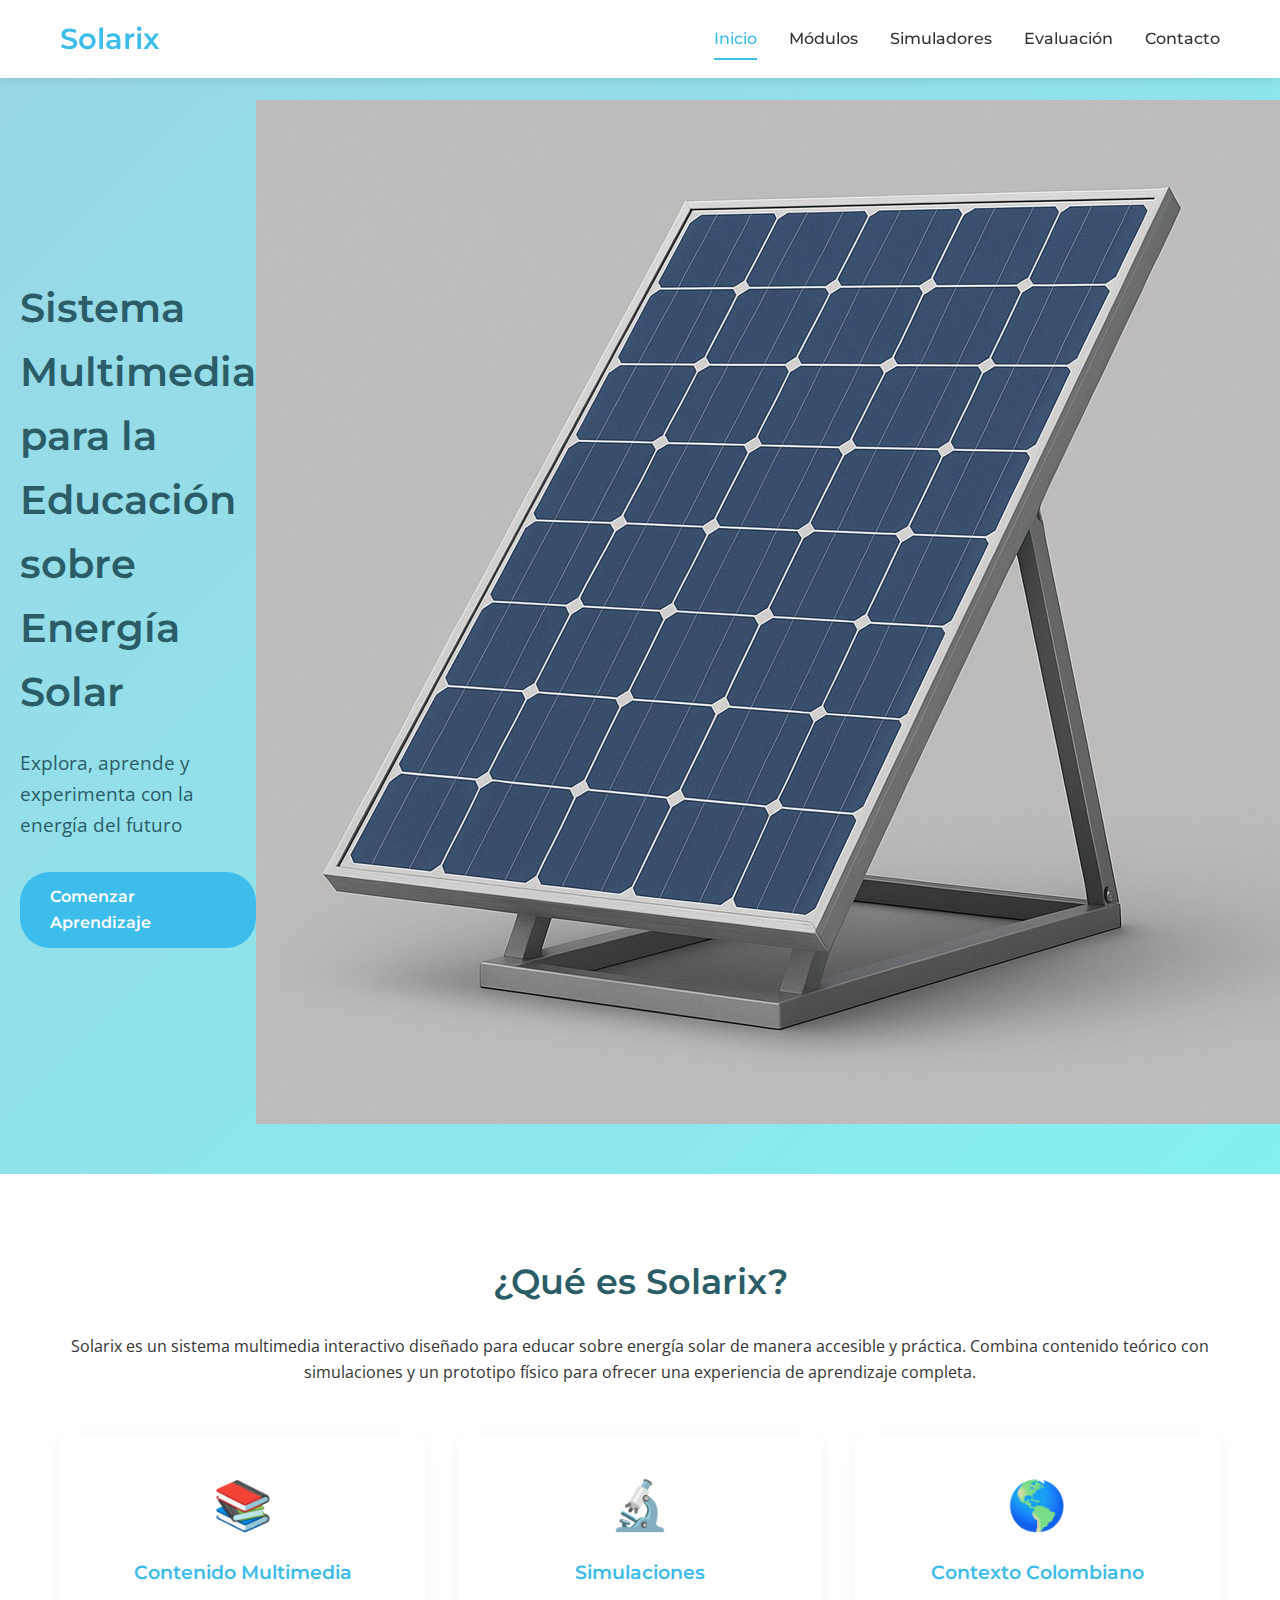
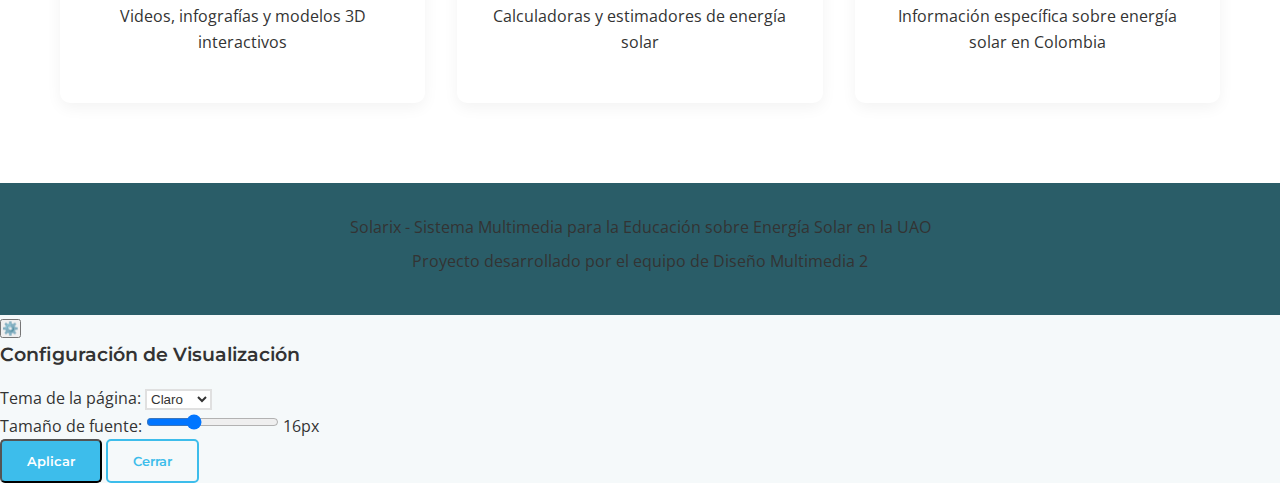
<file: Index.html>
<!DOCTYPE html>
<html lang="es">
<head>
    <meta charset="UTF-8">
    <meta name="viewport" content="width=device-width, initial-scale=1.0">
    <title>Solarix - Educación sobre Energía Solar</title>
    <link rel="stylesheet" href="css/style.css">
    <link rel="stylesheet" href="css/responsive.css">
    <link href="https://fonts.googleapis.com/css2?family=Montserrat:wght@400;500;600;700&family=Open+Sans:wght@300;400;600&display=swap" rel="stylesheet">
</head>
<body>
    <!-- Menú Hamburguesa -->
    <nav class="navbar">
        <div class="nav-container">
            <div class="logo">
                <h1>Solarix</h1>
            </div>
            <div class="nav-menu" id="navMenu">
                <a href="index.html" class="nav-link active">Inicio</a>
                <a href="modulos.html" class="nav-link">Módulos</a>
                <a href="#" class="nav-link">Simuladores</a>
                <a href="cuestionario.html" class="nav-link">Evaluación</a>
                <a href="#" class="nav-link">Contacto</a>
            </div>
            <div class="hamburger" id="hamburger">
                <span class="bar"></span>
                <span class="bar"></span>
                <span class="bar"></span>
            </div>
        </div>
    </nav>

    <!-- Hero Section -->
    <section class="hero">
        <div class="hero-content">
            <h2>Sistema Multimedia para la Educación sobre Energía Solar</h2>
            <p>Explora, aprende y experimenta con la energía del futuro</p>
            <a href="modulos.html" class="cta-button">Comenzar Aprendizaje</a>
        </div>
        <div class="hero-image">
            <img src="public/Imagenes/PanelSolar.jpg" alt="Panel solar educativo" class="hero-img">
        </div>
    </section>

    <!-- Sección de Introducción -->
    <section class="intro-section">
        <div class="container">
            <h2>¿Qué es Solarix?</h2>
            <p>Solarix es un sistema multimedia interactivo diseñado para educar sobre energía solar de manera accesible y práctica. Combina contenido teórico con simulaciones y un prototipo físico para ofrecer una experiencia de aprendizaje completa.</p>
            
            <div class="features-grid">
                <div class="feature-card">
                    <div class="feature-icon">📚</div>
                    <h3>Contenido Multimedia</h3>
                    <p>Videos, infografías y modelos 3D interactivos</p>
                </div>
                <div class="feature-card">
                    <div class="feature-icon">🔬</div>
                    <h3>Simulaciones</h3>
                    <p>Calculadoras y estimadores de energía solar</p>
                </div>
                <div class="feature-card">
                    <div class="feature-icon">🌎</div>
                    <h3>Contexto Colombiano</h3>
                    <p>Información específica sobre energía solar en Colombia</p>
                </div>
            </div>
        </div>
    </section>

    <!-- Footer -->
    <footer class="footer">
        <div class="container">
            <p>Solarix - Sistema Multimedia para la Educación sobre Energía Solar en la UAO</p>
            <p>Proyecto desarrollado por el equipo de Diseño Multimedia 2</p>
        </div>
    </footer>

    <!-- Icono para activar configuraciones -->
<button id="settingsToggle" class="settings-toggle">⚙️</button>

<!-- Panel de Configuraciones -->
<div id="settingsPanel" class="settings-panel">
    <h3>Configuración de Visualización</h3>
    
    <!-- Selector de Tema -->
    <div class="setting-group">
        <label for="themeSelect">Tema de la página:</label>
        <select id="themeSelect">
            <option value="light">Claro</option>
            <option value="dark">Oscuro</option>
        </select>
    </div>
    
    <!-- Control deslizante para Tamaño de Fuente -->
    <div class="setting-group">
        <label for="fontSizeSlider">Tamaño de fuente:</label>
        <input type="range" id="fontSizeSlider" min="12" max="24" value="16" step="1">
        <span id="fontSizeValue">16px</span>
    </div>
    
     <div class="settings-actions">
            <button id="applySettings" class="nav-button primary">Aplicar</button>
            <button id="closeSettings" class="nav-button secondary">Cerrar</button>
        </div>

    <script src="js/script.js"></script>
</body>
</html>
</file>
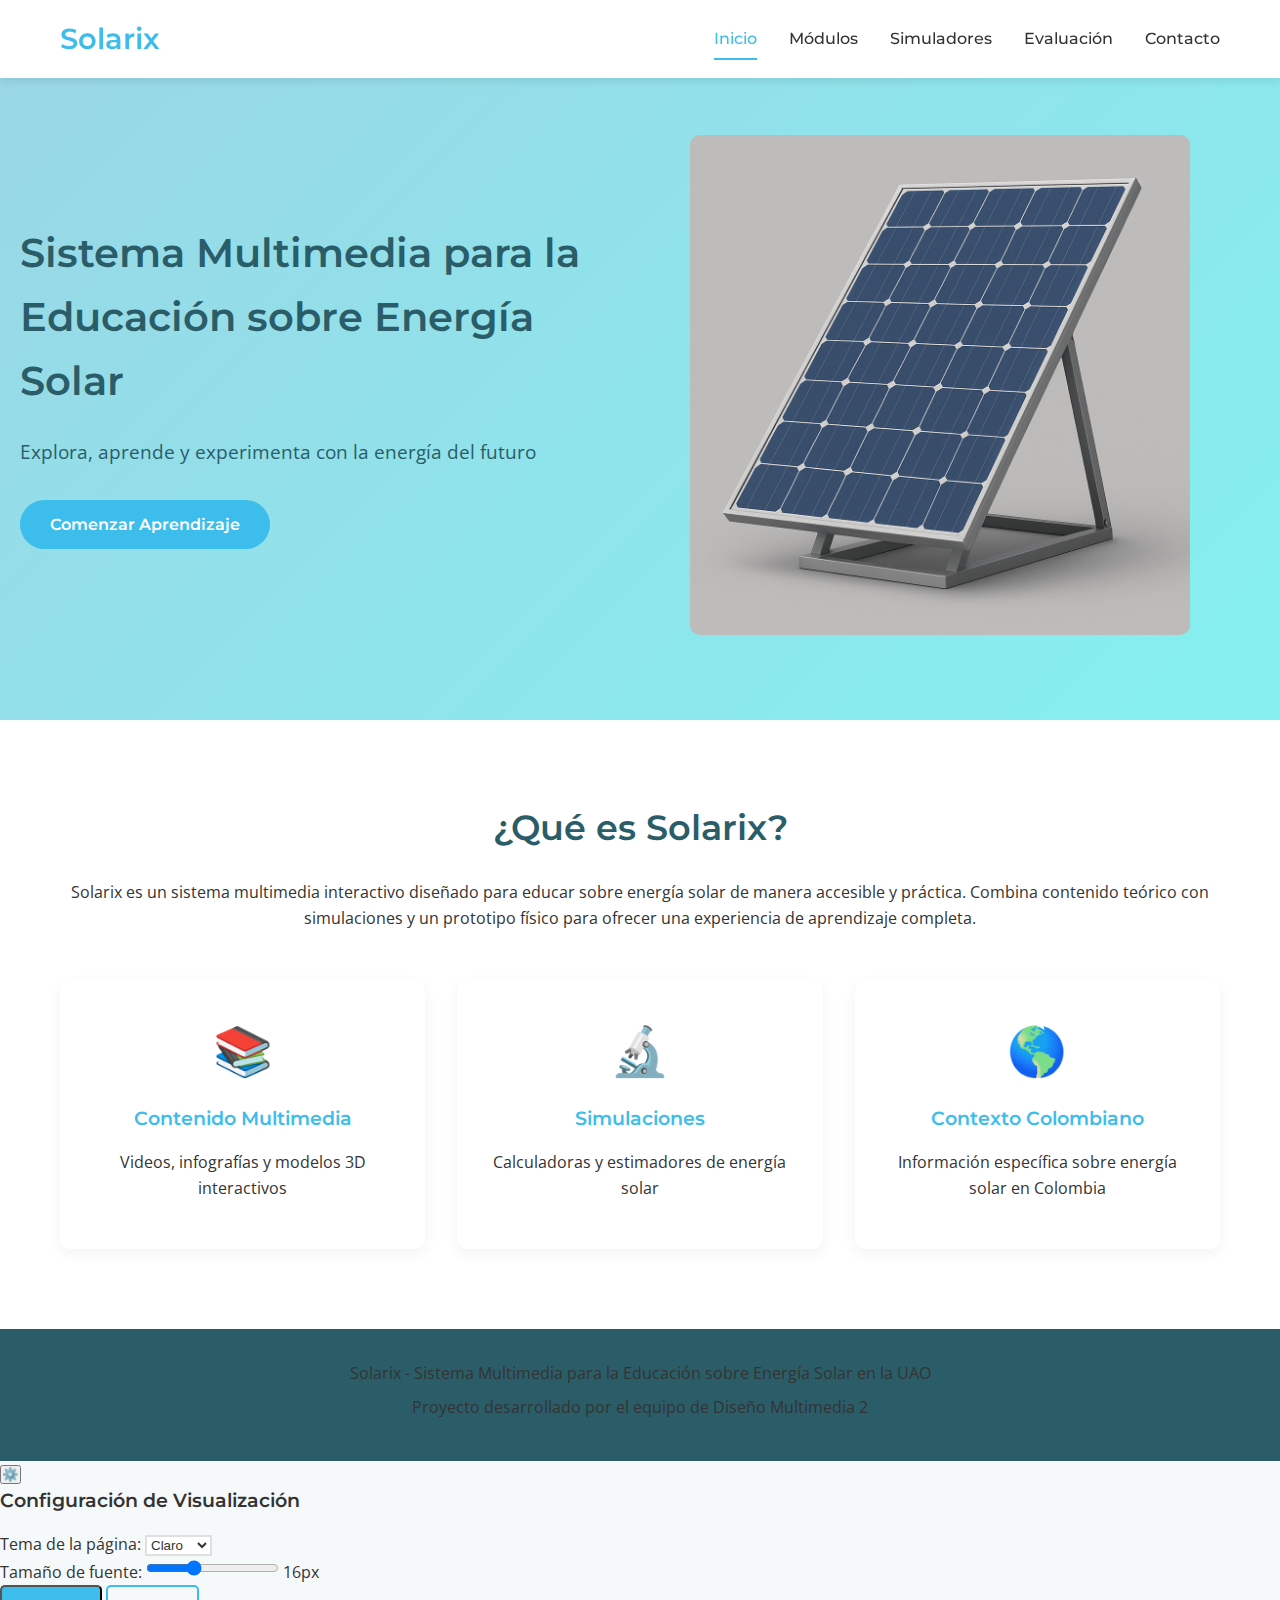
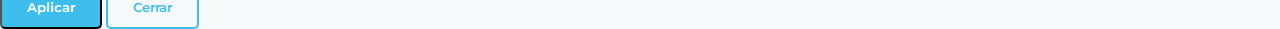
<file: index.html>
<!DOCTYPE html>
<html lang="es">
<head>
    <meta charset="UTF-8">
    <meta name="viewport" content="width=device-width, initial-scale=1.0">
    <title>Solarix - Educación sobre Energía Solar</title>
    <link rel="stylesheet" href="./public/css/style.css">
    <link rel="stylesheet" href="./public/css/responsive.css">
    <link href="https://fonts.googleapis.com/css2?family=Montserrat:wght@400;500;600;700&family=Open+Sans:wght@300;400;600&display=swap" rel="stylesheet">
</head>
<body>
    <!-- Menú Hamburguesa -->
    <nav class="navbar">
        <div class="nav-container">
            <div class="logo">
                <h1>Solarix</h1>
            </div>
            <div class="nav-menu" id="navMenu">
                <a href="index.html" class="nav-link active">Inicio</a>
                <a href="modulos.html" class="nav-link">Módulos</a>
                <a href="simuladores.html" class="nav-link">Simuladores</a>
                <a href="cuestionario.html" class="nav-link">Evaluación</a>
                <a href="#" class="nav-link">Contacto</a>
            </div>
            <div class="hamburger" id="hamburger">
                <span class="bar"></span>
                <span class="bar"></span>
                <span class="bar"></span>
            </div>
        </div>
    </nav>

    <!-- Hero Section -->
    <section class="hero">
        <div class="hero-content">
            <h2>Sistema Multimedia para la Educación sobre Energía Solar</h2>
            <p>Explora, aprende y experimenta con la energía del futuro</p>
            <a href="modulos.html" class="cta-button">Comenzar Aprendizaje</a>
        </div>
        <div class="hero-image">
            <img src="./public/Imagenes/PanelSolar.jpg" alt="Panel solar educativo" class="hero-img">
        </div>
    </section>

    <!-- Sección de Introducción -->
    <section class="intro-section">
        <div class="container">
            <h2>¿Qué es Solarix?</h2>
            <p>Solarix es un sistema multimedia interactivo diseñado para educar sobre energía solar de manera accesible y práctica. Combina contenido teórico con simulaciones y un prototipo físico para ofrecer una experiencia de aprendizaje completa.</p>
            
            <div class="features-grid">
                <div class="feature-card">
                    <div class="feature-icon">📚</div>
                    <h3>Contenido Multimedia</h3>
                    <p>Videos, infografías y modelos 3D interactivos</p>
                </div>
                <div class="feature-card">
                    <div class="feature-icon">🔬</div>
                    <h3>Simulaciones</h3>
                    <p>Calculadoras y estimadores de energía solar</p>
                </div>
                <div class="feature-card">
                    <div class="feature-icon">🌎</div>
                    <h3>Contexto Colombiano</h3>
                    <p>Información específica sobre energía solar en Colombia</p>
                </div>
            </div>
        </div>
    </section>

    <!-- Footer -->
    <footer class="footer">
        <div class="container">
            <p>Solarix - Sistema Multimedia para la Educación sobre Energía Solar en la UAO</p>
            <p>Proyecto desarrollado por el equipo de Diseño Multimedia 2</p>
        </div>
    </footer>

    <!-- Icono para activar configuraciones -->
<button id="settingsToggle" class="settings-toggle">⚙️</button>

<!-- Panel de Configuraciones -->
<div id="settingsPanel" class="settings-panel">
    <h3>Configuración de Visualización</h3>
    
    <!-- Selector de Tema -->
    <div class="setting-group">
        <label for="themeSelect">Tema de la página:</label>
        <select id="themeSelect">
            <option value="light">Claro</option>
            <option value="dark">Oscuro</option>
        </select>
    </div>
    
    <!-- Control deslizante para Tamaño de Fuente -->
    <div class="setting-group">
        <label for="fontSizeSlider">Tamaño de fuente:</label>
        <input type="range" id="fontSizeSlider" min="12" max="24" value="16" step="1">
        <span id="fontSizeValue">16px</span>
    </div>
    
     <div class="settings-actions">
            <button id="applySettings" class="nav-button primary">Aplicar</button>
            <button id="closeSettings" class="nav-button secondary">Cerrar</button>
        </div>
    <script src="./public/js/script.js"></script>
</body>
</html>
</file>
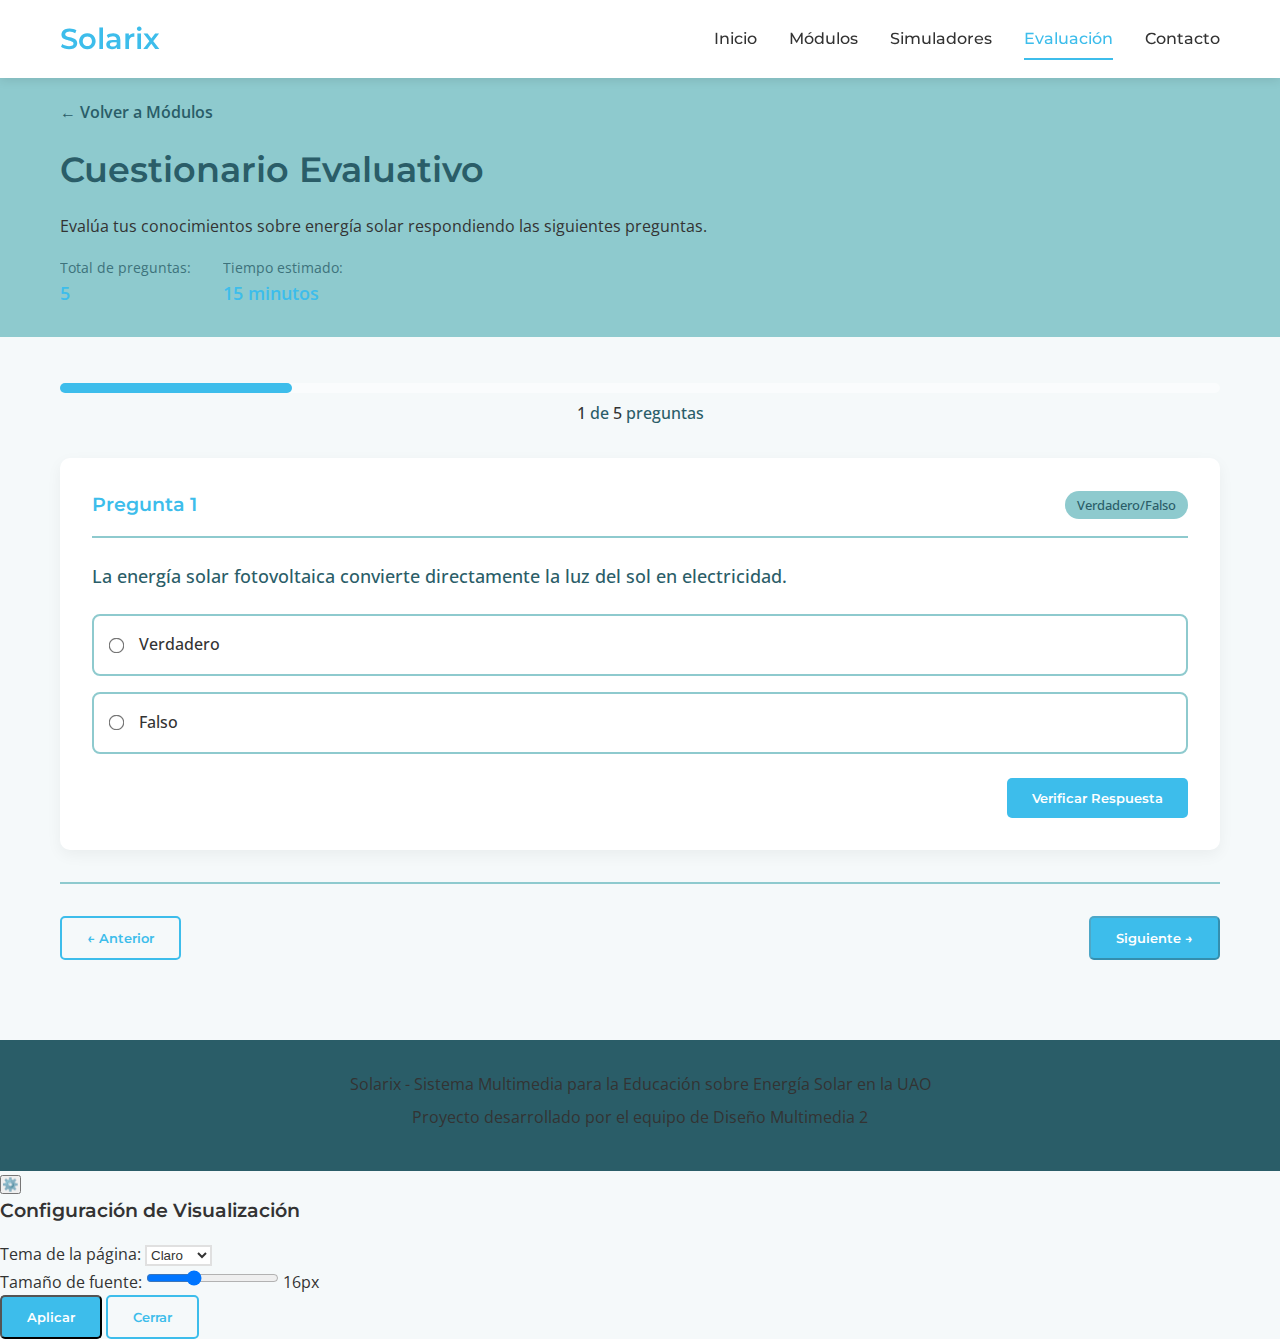
<file: cuestionario.html>
<!DOCTYPE html>
<html lang="es">
<head>
    <meta charset="UTF-8">
    <meta name="viewport" content="width=device-width, initial-scale=1.0">
    <title>Cuestionario Evaluativo - Solarix</title>
    <link rel="stylesheet" href="./public/css/style.css">
    <link rel="stylesheet" href="./public/css/responsive.css">
    <link href="https://fonts.googleapis.com/css2?family=Montserrat:wght@400;500;600;700&family=Open+Sans:wght@300;400;600&display=swap" rel="stylesheet">
</head>
<body>
    <!-- Menú Hamburguesa XD -->
    <nav class="navbar">
        <div class="nav-container">
            <div class="logo">
                <h1>Solarix</h1>
            </div>
            <div class="nav-menu" id="navMenu">
                <a href="index.html" class="nav-link">Inicio</a>
                <a href="modulos.html" class="nav-link">Módulos</a>
                <a href="simuladores.html" class="nav-link">Simuladores</a>
                <a href="cuestionario.html" class="nav-link active">Evaluación</a>
                <a href="#" class="nav-link">Contacto</a>
            </div>
            <div class="hamburger" id="hamburger">
                <span class="bar"></span>
                <span class="bar"></span>
                <span class="bar"></span>
            </div>
        </div>
    </nav>

    <!-- Encabezado del Cuestionario -->
    <section class="module-header">
        <div class="container">
            <a href="modulos.html" class="back-button">← Volver a Módulos</a>
            <h2>Cuestionario Evaluativo</h2>
            <p>Evalúa tus conocimientos sobre energía solar respondiendo las siguientes preguntas.</p>
            <div class="quiz-info">
                <div class="info-item">
                    <span class="info-label">Total de preguntas:</span>
                    <span class="info-value" id="totalQuestions">10</span>
                </div>
                <div class="info-item">
                    <span class="info-label">Tiempo estimado:</span>
                    <span class="info-value">15 minutos</span>
                </div>
            </div>
        </div>
    </section>

    <!-- Contenedor del Cuestionario -->
    <section class="quiz-container">
        <div class="container">
            <!-- Progreso del cuestionario -->
            <div class="quiz-progress">
                <div class="progress-bar">
                    <div class="progress" id="quizProgress" style="width: 0%"></div>
                </div>
                <div class="progress-text">
                    <span id="currentQuestion">0</span> de <span id="totalQuestionsDisplay">10</span> preguntas
                </div>
            </div>

            <!-- Preguntas del cuestionario -->
            <form id="quizForm">
                <!-- Pregunta 1 -->
                <div class="question-card active" id="question1">
                    <div class="question-header">
                        <h3>Pregunta 1</h3>
                        <span class="question-type">Verdadero/Falso</span>
                    </div>
                    <div class="question-content">
                        <p>La energía solar fotovoltaica convierte directamente la luz del sol en electricidad.</p>
                        <div class="options-container">
                            <label class="option">
                                <input type="radio" name="q1" value="true">
                                <span class="option-text">Verdadero</span>
                            </label>
                            <label class="option">
                                <input type="radio" name="q1" value="false">
                                <span class="option-text">Falso</span>
                            </label>
                        </div>
                    </div>
                    <div class="question-feedback" id="feedback1" style="display: none;">
                        <div class="feedback-correct">
                            <h4>¡Correcto!</h4>
                            <p>La energía solar fotovoltaica sí convierte directamente la luz solar en electricidad mediante el efecto fotovoltaico en las celdas solares.</p>
                        </div>
                    </div>
                    <div class="question-actions">
                        <button type="button" class="submit-btn" onclick="checkAnswer(1)">Verificar Respuesta</button>
                    </div>
                </div>

                <!-- Pregunta 2 -->
                <div class="question-card" id="question2">
                    <div class="question-header">
                        <h3>Pregunta 2</h3>
                        <span class="question-type">Selección Múltiple</span>
                    </div>
                    <div class="question-content">
                        <p>¿Cuáles de las siguientes son tecnologías solares?</p>
                        <div class="options-container">
                            <label class="option">
                                <input type="checkbox" name="q2" value="a">
                                <span class="option-text">Energía solar fotovoltaica</span>
                            </label>
                            <label class="option">
                                <input type="checkbox" name="q2" value="b">
                                <span class="option-text">Energía solar térmica</span>
                            </label>
                            <label class="option">
                                <input type="checkbox" name="q2" value="c">
                                <span class="option-text">Energía eólica</span>
                            </label>
                            <label class="option">
                                <input type="checkbox" name="q2" value="d">
                                <span class="option-text">Energía solar de concentración</span>
                            </label>
                        </div>
                    </div>
                    <div class="question-feedback" id="feedback2" style="display: none;">
                        <div class="feedback-correct">
                            <h4>¡Correcto!</h4>
                            <p>Las tecnologías solares incluyen la energía solar fotovoltaica, térmica y de concentración. La energía eólica no es una tecnología solar.</p>
                        </div>
                    </div>
                    <div class="question-actions">
                        <button type="button" class="submit-btn" onclick="checkAnswer(2)">Verificar Respuesta</button>
                    </div>
                </div>

                <!-- Pregunta 3 -->
                <div class="question-card" id="question3">
                    <div class="question-header">
                        <h3>Pregunta 3</h3>
                        <span class="question-type">Selección Única</span>
                    </div>
                    <div class="question-content">
                        <p>¿Cuál es el principal beneficio de la energía solar?</p>
                        <div class="options-container">
                            <label class="option">
                                <input type="radio" name="q3" value="a">
                                <span class="option-text">Es la fuente de energía más barata</span>
                            </label>
                            <label class="option">
                                <input type="radio" name="q3" value="b">
                                <span class="option-text">Es renovable y no contaminante</span>
                            </label>
                            <label class="option">
                                <input type="radio" name="q3" value="c">
                                <span class="option-text">Funciona durante la noche</span>
                            </label>
                            <label class="option">
                                <input type="radio" name="q3" value="d">
                                <span class="option-text">No requiere mantenimiento</span>
                            </label>
                        </div>
                    </div>
                    <div class="question-feedback" id="feedback3" style="display: none;">
                        <div class="feedback-correct">
                            <h4>¡Correcto!</h4>
                            <p>El principal beneficio de la energía solar es que es renovable y no contaminante, lo que ayuda a combatir el cambio climático.</p>
                        </div>
                    </div>
                    <div class="question-actions">
                        <button type="button" class="submit-btn" onclick="checkAnswer(3)">Verificar Respuesta</button>
                    </div>
                </div>

                <!-- Pregunta 4 -->
                <div class="question-card" id="question4">
                    <div class="question-header">
                        <h3>Pregunta 4</h3>
                        <span class="question-type">Verdadero/Falso</span>
                    </div>
                    <div class="question-content">
                        <p>Los paneles solares no funcionan en días nublados.</p>
                        <div class="options-container">
                            <label class="option">
                                <input type="radio" name="q4" value="true">
                                <span class="option-text">Verdadero</span>
                            </label>
                            <label class="option">
                                <input type="radio" name="q4" value="false">
                                <span class="option-text">Falso</span>
                            </label>
                        </div>
                    </div>
                    <div class="question-feedback" id="feedback4" style="display: none;">
                        <div class="feedback-correct">
                            <h4>¡Correcto!</h4>
                            <p>Los paneles solares sí funcionan en días nublados, aunque con menor eficiencia. Pueden generar electricidad con luz difusa.</p>
                        </div>
                    </div>
                    <div class="question-actions">
                        <button type="button" class="submit-btn" onclick="checkAnswer(4)">Verificar Respuesta</button>
                    </div>
                </div>

                <!-- Pregunta 5 -->
                <div class="question-card" id="question5">
                    <div class="question-header">
                        <h3>Pregunta 5</h3>
                        <span class="question-type">Selección Única</span>
                    </div>
                    <div class="question-content">
                        <p>¿Qué región de Colombia tiene mayor potencial para energía solar?</p>
                        <div class="options-container">
                            <label class="option">
                                <input type="radio" name="q5" value="a">
                                <span class="option-text">Región Andina</span>
                            </label>
                            <label class="option">
                                <input type="radio" name="q5" value="b">
                                <span class="option-text">Región Caribe</span>
                            </label>
                            <label class="option">
                                <input type="radio" name="q5" value="c">
                                <span class="option-text">Región Amazónica</span>
                            </label>
                            <label class="option">
                                <input type="radio" name="q5" value="d">
                                <span class="option-text">Región Pacífica</span>
                            </label>
                        </div>
                    </div>
                    <div class="question-feedback" id="feedback5" style="display: none;">
                        <div class="feedback-correct">
                            <h4>¡Correcto!</h4>
                            <p>La región Caribe tiene mayor potencial solar debido a sus altos niveles de radiación solar durante todo el año.</p>
                        </div>
                    </div>
                    <div class="question-actions">
                        <button type="button" class="submit-btn" onclick="checkAnswer(5)">Verificar Respuesta</button>
                    </div>
                </div>

                <!-- Más preguntas seguirían aquí... -->

                <!-- Navegación del cuestionario -->
                <div class="quiz-navigation">
                    <button type="button" class="nav-button secondary" id="prevBtn" onclick="previousQuestion()" disabled>← Anterior</button>
                    <button type="button" class="nav-button primary" id="nextBtn" onclick="nextQuestion()" disabled>Siguiente →</button>
                    <button type="button" class="nav-button success" id="finishBtn" onclick="finishQuiz()" style="display: none;">Finalizar Cuestionario</button>
                </div>
            </form>
        </div>
    </section>

   <!-- Modal de Resultados - VERSIÓN MEJORADA CON REVISIÓN -->
<div class="modal" id="resultsModal">
    <div class="modal-content">
        <div class="modal-header">
            <h2>Resultados del Cuestionario</h2>
            <span class="close" onclick="closeModal()">&times;</span>
        </div>
        <div class="modal-body">
            <!-- Vista de Resultados Generales -->
            <div id="resultsView">
                <div class="score-container">
                    <div class="score-circle">
                        <span id="finalScore">0</span>
                        <span class="score-label">/ 10</span>
                    </div>
                    <h3 id="scoreMessage">¡Buen trabajo!</h3>
                    <p id="scoreDescription">Has completado el cuestionario sobre energía solar.</p>
                </div>
                <div class="results-breakdown">
                    <h4>Desglose de resultados:</h4>
                    <div class="breakdown-list" id="breakdownList">
                        <!-- Se llenará dinámicamente con JavaScript -->
                    </div>
                </div>
               <div class="results-actions">
    <button class="nav-button secondary" onclick="showReviewMode()">Revisar Respuestas</button>
    <button class="nav-button primary" onclick="retakeQuiz()">Realizar Otro Intento</button> <!-- ✅ CORREGIDO -->
</div>


            </div>

            <!-- Vista de Revisión de Respuestas -->
            <div id="reviewView" style="display: none;">
                <h3>Revisión de Respuestas</h3>
                
                <!-- Navegación de Revisión -->
                <div class="review-navigation">
                    <button id="prevReview" class="nav-button secondary" onclick="previousReviewQuestion()">← Anterior</button>
                    <span class="review-counter">
                        Pregunta <span id="currentReviewQuestion">1</span> de <span id="totalReviewQuestions">5</span>
                    </span>
                    <button id="nextReview" class="nav-button primary" onclick="nextReviewQuestion()">Siguiente →</button>
                </div>

                <!-- Contenedor de Pregunta en Revisión -->
                <div class="review-question-container" id="reviewQuestionContainer">
                    <!-- Se llenará dinámicamente con JavaScript -->
                </div>

               <div class="review-actions">
    <button class="nav-button secondary" onclick="showResultsView()">Volver a Resultados</button>
    <button class="nav-button primary" onclick="retakeQuiz()">Realizar Otro Intento</button> <!-- ✅ CORREGIDO -->
</div>
            </div>
        </div>
    </div>
</div>

    <!-- Footer -->
    <footer class="footer">
        <div class="container">
            <p>Solarix - Sistema Multimedia para la Educación sobre Energía Solar en la UAO</p>
            <p>Proyecto desarrollado por el equipo de Diseño Multimedia 2</p>
        </div>
    </footer>
    <!-- Icono para activar configuraciones -->
<button id="settingsToggle" class="settings-toggle">⚙️</button>

<!-- Panel de Configuraciones -->
<div id="settingsPanel" class="settings-panel">
    <h3>Configuración de Visualización</h3>
    
    <!-- Selector de Tema -->
    <div class="setting-group">
        <label for="themeSelect">Tema de la página:</label>
        <select id="themeSelect">
            <option value="light">Claro</option>
            <option value="dark">Oscuro</option>
        </select>
    </div>
    
    <!-- Control deslizante para Tamaño de Fuente -->
    <div class="setting-group">
        <label for="fontSizeSlider">Tamaño de fuente:</label>
        <input type="range" id="fontSizeSlider" min="12" max="24" value="16" step="1">
        <span id="fontSizeValue">16px</span>
    </div>
    
     <div class="settings-actions">
            <button id="applySettings" class="nav-button primary">Aplicar</button>
            <button id="closeSettings" class="nav-button secondary">Cerrar</button>
        </div>

    <script src="./public/js/quiz.js"></script>
    <script src="./public/js/script.js"></script>
</body>
</html>
</file>
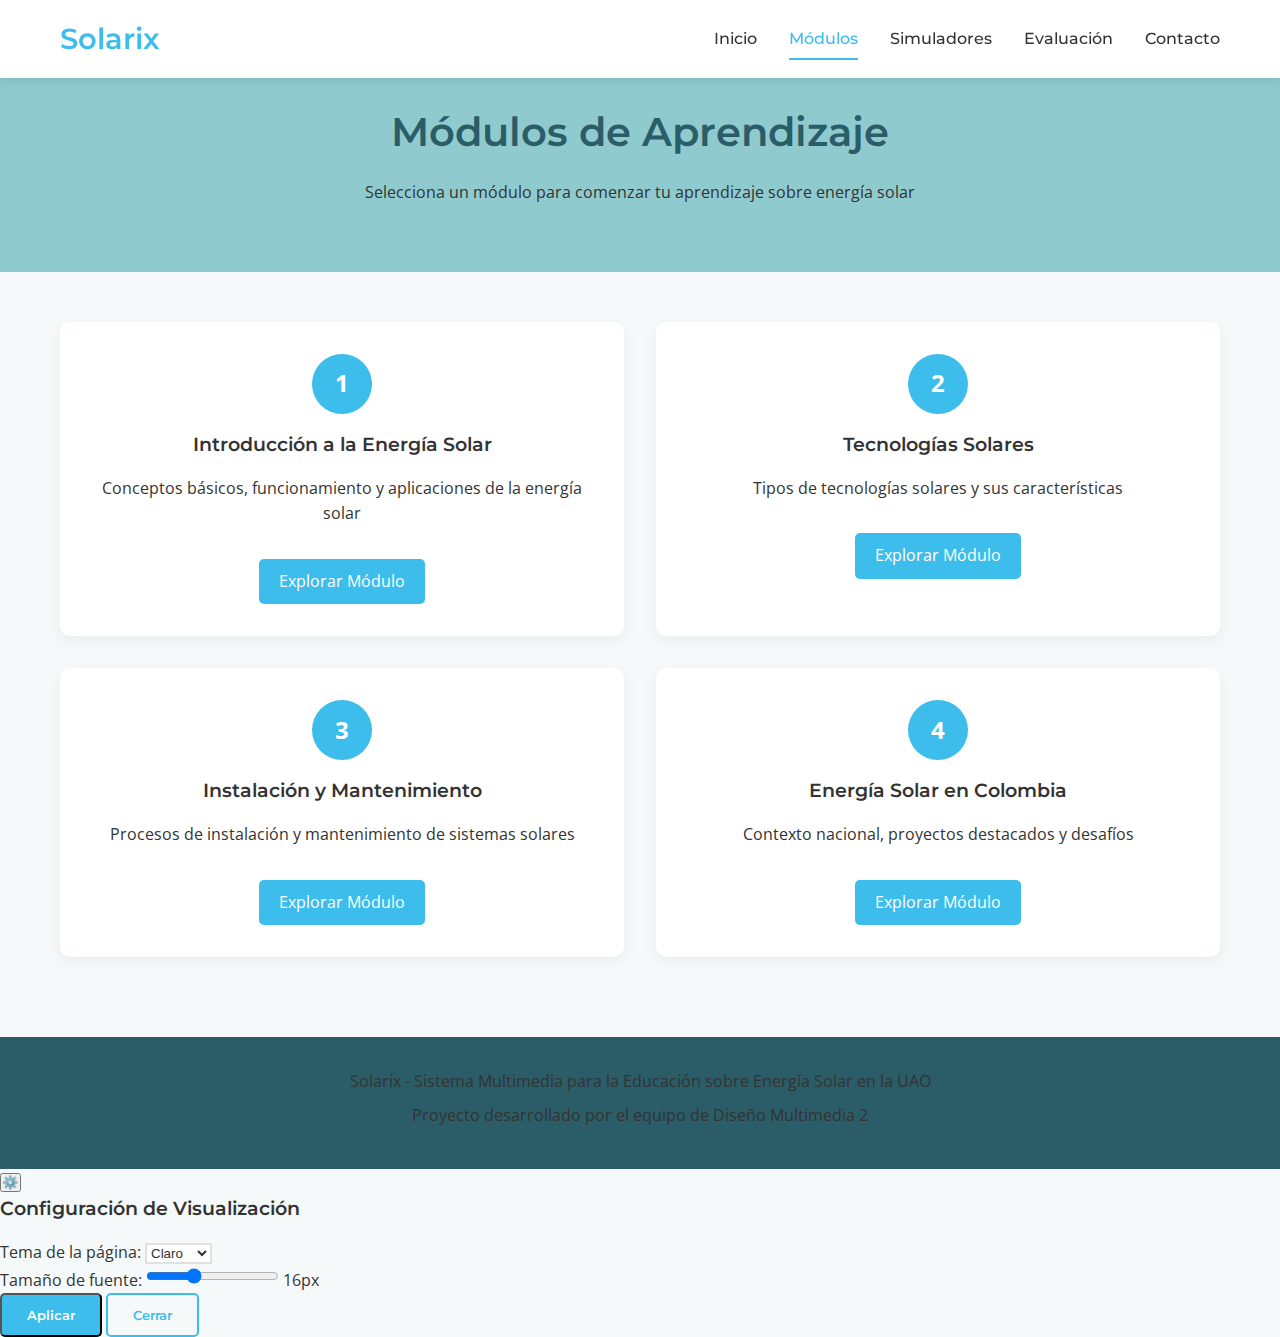
<file: modulos.html>
<!DOCTYPE html>
<html lang="es">
<head>
    <meta charset="UTF-8">
    <meta name="viewport" content="width=device-width, initial-scale=1.0">
    <title>Módulos - Solarix</title>
    <link rel="stylesheet" href="./public/css/style.css">
    <link rel="stylesheet" href="./public/css/responsive.css">
    <link href="https://fonts.googleapis.com/css2?family=Montserrat:wght@400;500;600;700&family=Open+Sans:wght@300;400;600&display=swap" rel="stylesheet">
</head>
<body>
    <!-- Menú Hamburguesa -->
    <nav class="navbar">
        <div class="nav-container">
            <div class="logo">
                <h1>Solarix</h1>
            </div>
            <div class="nav-menu" id="navMenu">
                <a href="index.html" class="nav-link">Inicio</a>
                <a href="modulos.html" class="nav-link active">Módulos</a>
                <a href="simuladores.html" class="nav-link">Simuladores</a>
                <a href="cuestionario.html" class="nav-link">Evaluación</a>
                <a href="#" class="nav-link">Contacto</a>
            </div>
            <div class="hamburger" id="hamburger">
                <span class="bar"></span>
                <span class="bar"></span>
                <span class="bar"></span>
            </div>
        </div>
    </nav>

    <!-- Encabezado de Módulos -->
    <section class="modules-header">
        <div class="container">
            <h2>Módulos de Aprendizaje</h2>
            <p>Selecciona un módulo para comenzar tu aprendizaje sobre energía solar</p>
        </div>
    </section>

    <!-- Grid de Módulos -->
    <section class="modules-grid">
        <div class="container">
            <div class="module-card">
                <div class="module-icon">1</div>
                <h3>Introducción a la Energía Solar</h3>
                <p>Conceptos básicos, funcionamiento y aplicaciones de la energía solar</p>
                <a href="modulo1.html" class="module-button">Explorar Módulo</a>
            </div>
            
            <div class="module-card">
                <div class="module-icon">2</div>
                <h3>Tecnologías Solares</h3>
                <p>Tipos de tecnologías solares y sus características</p>
                <a href="modulo2.html" class="module-button">Explorar Módulo</a>
            </div>
            
            <div class="module-card">
                <div class="module-icon">3</div>
                <h3>Instalación y Mantenimiento</h3>
                <p>Procesos de instalación y mantenimiento de sistemas solares</p>
                <a href="modulo3.html" class="module-button">Explorar Módulo</a>
            </div>
            
            <div class="module-card">
                <div class="module-icon">4</div>
                <h3>Energía Solar en Colombia</h3>
                <p>Contexto nacional, proyectos destacados y desafíos</p>
                <a href="modulo4.html" class="module-button">Explorar Módulo</a>
            </div>
        </div>
    </section>

    <!-- Footer -->
    <footer class="footer">
        <div class="container">
            <p>Solarix - Sistema Multimedia para la Educación sobre Energía Solar en la UAO</p>
            <p>Proyecto desarrollado por el equipo de Diseño Multimedia 2</p>
        </div>
    </footer>
    <!-- Icono para activar configuraciones -->
<button id="settingsToggle" class="settings-toggle">⚙️</button>

<!-- Panel de Configuraciones -->
<div id="settingsPanel" class="settings-panel">
    <h3>Configuración de Visualización</h3>
    
    <!-- Selector de Tema -->
    <div class="setting-group">
        <label for="themeSelect">Tema de la página:</label>
        <select id="themeSelect">
            <option value="light">Claro</option>
            <option value="dark">Oscuro</option>
        </select>
    </div>
    
    <!-- Control deslizante para Tamaño de Fuente -->
    <div class="setting-group">
        <label for="fontSizeSlider">Tamaño de fuente:</label>
        <input type="range" id="fontSizeSlider" min="12" max="24" value="16" step="1">
        <span id="fontSizeValue">16px</span>
    </div>
    
     <div class="settings-actions">
            <button id="applySettings" class="nav-button primary">Aplicar</button>
            <button id="closeSettings" class="nav-button secondary">Cerrar</button>
        </div>

    <script src="./public/js/script.js"></script>
</body>
</html>
</file>
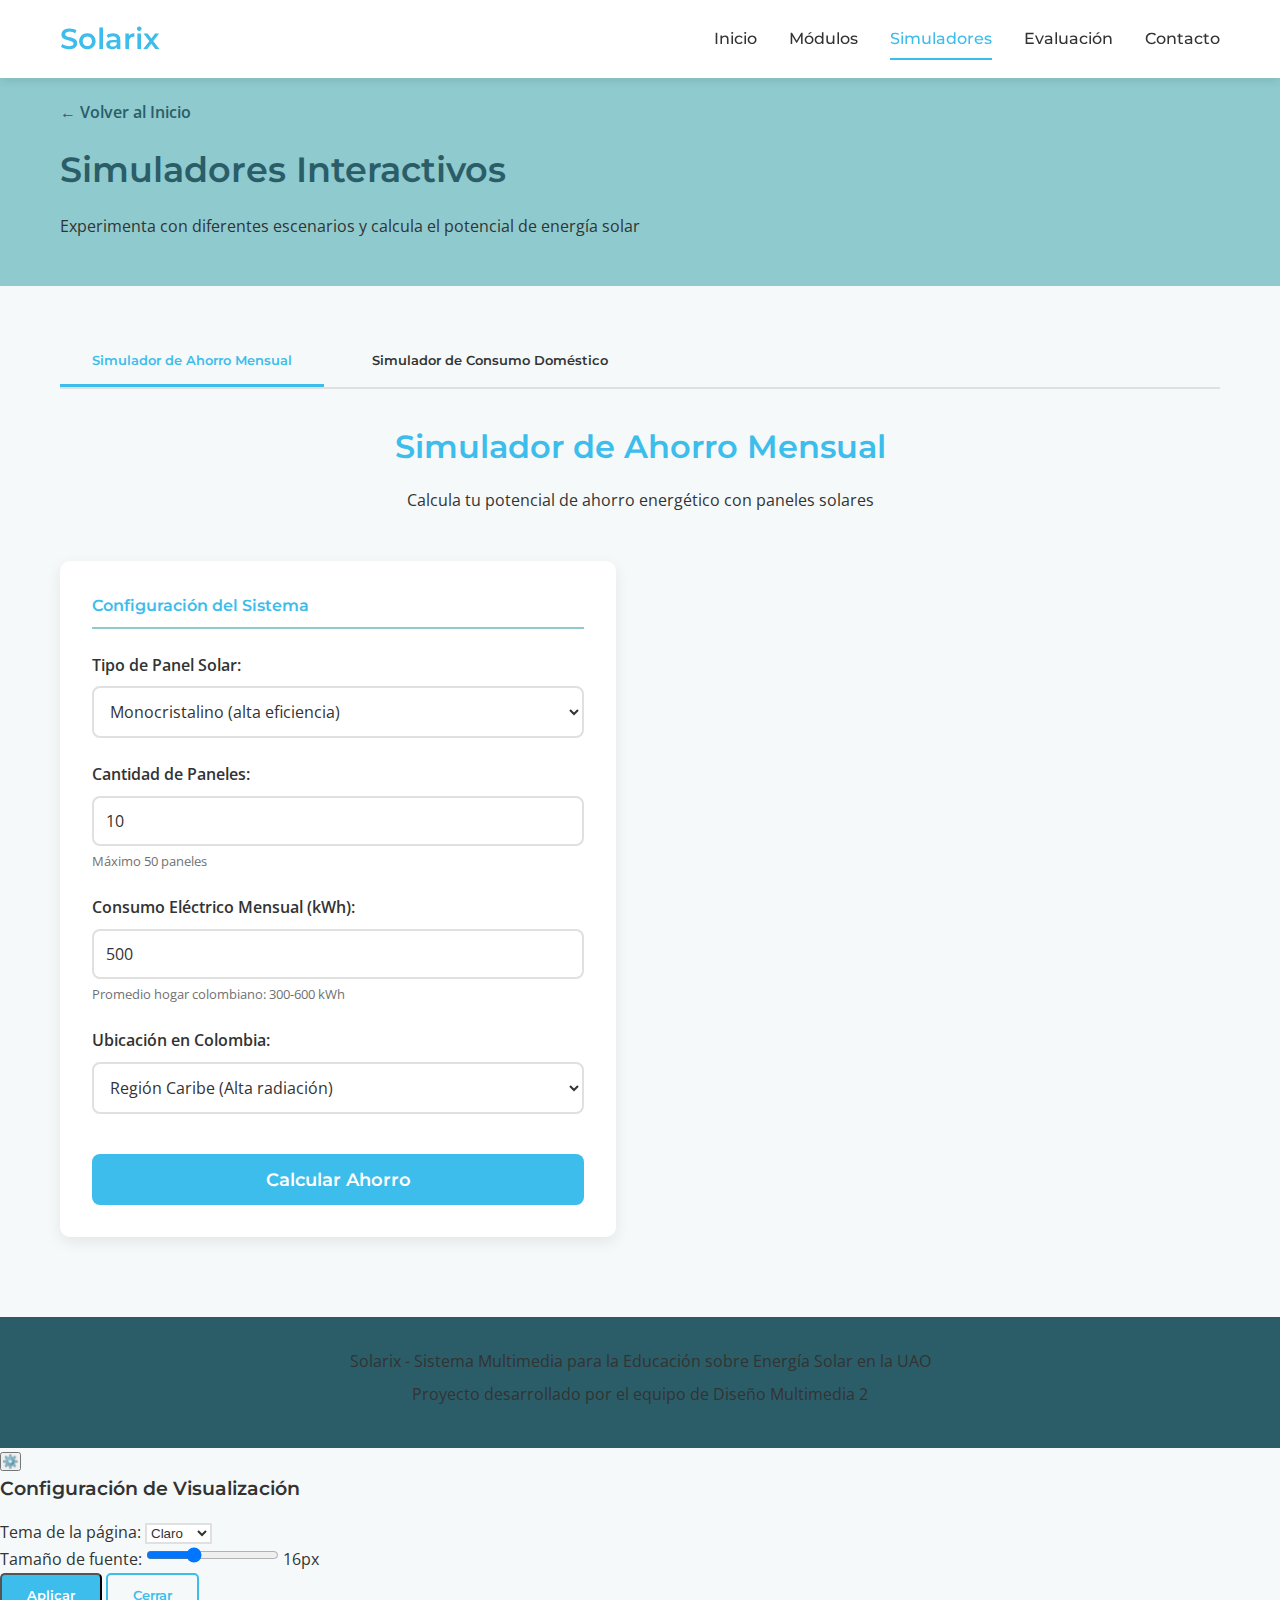
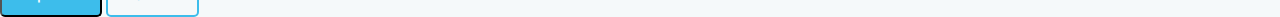
<file: simuladores.html>
<!DOCTYPE html>
<html lang="es">
<head>
    <meta charset="UTF-8">
    <meta name="viewport" content="width=device-width, initial-scale=1.0">
    <title>Simuladores - Solarix</title>
    <link rel="stylesheet" href="./public/css/style.css">
    <link rel="stylesheet" href="./public/css/responsive.css">
    <link href="https://fonts.googleapis.com/css2?family=Montserrat:wght@400;500;600;700&family=Open+Sans:wght@300;400;600&display=swap" rel="stylesheet">
</head>
<body>
    <!-- Menú Hamburguesa -->
    <nav class="navbar">
        <div class="nav-container">
            <div class="logo">
                <h1>Solarix</h1>
            </div>
            <div class="nav-menu" id="navMenu">
                <a href="index.html" class="nav-link">Inicio</a>
                <a href="modulos.html" class="nav-link">Módulos</a>
                <a href="simuladores.html" class="nav-link active">Simuladores</a>
                <a href="cuestionario.html" class="nav-link">Evaluación</a>
                <a href="#" class="nav-link">Contacto</a>
            </div>
            <div class="hamburger" id="hamburger">
                <span class="bar"></span>
                <span class="bar"></span>
                <span class="bar"></span>
            </div>
        </div>
    </nav>

    <!-- Encabezado de Simuladores -->
    <section class="module-header">
        <div class="container">
            <a href="index.html" class="back-button">← Volver al Inicio</a>
            <h2>Simuladores Interactivos</h2>
            <p>Experimenta con diferentes escenarios y calcula el potencial de energía solar</p>
        </div>
    </section>

    <!-- Contenido de Simuladores -->
    <section class="module-content">
        <div class="container">
            <!-- Navegación entre simuladores -->
            <div class="simulators-nav">
                <button class="simulator-tab active" onclick="showSimulator('ahorro')">Simulador de Ahorro Mensual</button>
                <button class="simulator-tab" onclick="showSimulator('consumo')">Simulador de Consumo Doméstico</button>
            </div>

            <!-- Simulador de Ahorro Mensual (HU1.1.1) -->
            <div id="simulator-ahorro" class="simulator-container active">
                <div class="simulator-header">
                    <h3>Simulador de Ahorro Mensual</h3>
                    <p>Calcula tu potencial de ahorro energético con paneles solares</p>
                </div>
                
                <div class="simulator-content">
                    <div class="input-section">
                        <h4>Configuración del Sistema</h4>
                        
                        <div class="input-group">
                            <label for="tipo-panel">Tipo de Panel Solar:</label>
                            <select id="tipo-panel">
                                <option value="monocristalino">Monocristalino (alta eficiencia)</option>
                                <option value="policristalino">Policristalino (media eficiencia)</option>
                                <option value="pelicula-delgada">Película delgada (baja eficiencia)</option>
                            </select>
                        </div>

                        <div class="input-group">
                            <label for="cantidad-paneles">Cantidad de Paneles:</label>
                            <input type="number" id="cantidad-paneles" min="1" max="50" value="10">
                            <span class="input-hint">Máximo 50 paneles</span>
                        </div>

                        <div class="input-group">
                            <label for="consumo-mensual">Consumo Eléctrico Mensual (kWh):</label>
                            <input type="number" id="consumo-mensual" min="100" max="5000" value="500">
                            <span class="input-hint">Promedio hogar colombiano: 300-600 kWh</span>
                        </div>

                        <div class="input-group">
                            <label for="ubicacion">Ubicación en Colombia:</label>
                            <select id="ubicacion">
                                <option value="caribe">Región Caribe (Alta radiación)</option>
                                <option value="andina">Región Andina (Media radiación)</option>
                                <option value="pacifico">Región Pacífica (Baja radiación)</option>
                                <option value="orinoquia">Región Orinoquía (Alta radiación)</option>
                                <option value="amazonia">Región Amazonía (Media radiación)</option>
                            </select>
                        </div>

                        <button class="calculate-btn" onclick="calcularAhorro()">Calcular Ahorro</button>
                    </div>

                    <div class="results-section" id="results-ahorro" style="display: none;">
                        <h4>Resultados del Simulación</h4>
                        <div class="results-grid">
                            <div class="result-card">
                                <h5>Generación Mensual Estimada</h5>
                                <div class="result-value" id="generacion-mensual">-</div>
                                <span class="result-unit">kWh/mes</span>
                            </div>
                            <div class="result-card">
                                <h5>Ahorro Mensual Estimado</h5>
                                <div class="result-value" id="ahorro-mensual">-</div>
                                <span class="result-unit">COP/mes</span>
                            </div>
                            <div class="result-card">
                                <h5>Reducción de CO₂</h5>
                                <div class="result-value" id="reduccion-co2">-</div>
                                <span class="result-unit">kg/mes</span>
                            </div>
                            <div class="result-card">
                                <h5>Porcentaje de Autosuficiencia</h5>
                                <div class="result-value" id="autosuficiencia">-</div>
                                <span class="result-unit">%</span>
                            </div>
                        </div>

                        <div class="comparison-section">
                            <h5>Comparación con Maqueta Física</h5>
                            <p>Los resultados teóricos pueden contrastarse con las mediciones reales de nuestra maqueta física en el campus UAO.</p>
                            <div class="maqueta-info">
                                <span class="maqueta-status" id="maqueta-status">🔍 Consultar en laboratorio</span>
                            </div>
                        </div>

                        <div class="action-buttons">
                            <button class="nav-button secondary" onclick="resetSimulator('ahorro')">Nueva Simulación</button>
                            <button class="nav-button primary" onclick="descargarReporte()">Descargar Reporte</button>
                        </div>
                    </div>
                </div>
            </div>

            <!-- Simulador de Consumo Doméstico (HU1.1.4) -->
            <div id="simulator-consumo" class="simulator-container">
                <div class="simulator-header">
                    <h3>Simulador de Consumo Doméstico</h3>
                    <p>Calcula cuántos paneles solares necesitas según tu consumo eléctrico</p>
                </div>
                
                <div class="simulator-content">
                    <div class="input-section">
                        <h4>Selecciona tus Electrodomésticos</h4>
                        
                        <div class="appliances-grid" id="electrodomesticos-container">
                            <!-- Los electrodomésticos se generarán dinámicamente -->
                        </div>

                        <div class="consumo-total">
                            <h5>Consumo Total Estimado:</h5>
                            <div class="total-value">
                                <span id="consumo-total">0</span> kWh/mes
                            </div>
                        </div>

                        <div class="input-group">
                            <label for="tipo-panel-consumo">Tipo de Panel Solar:</label>
                            <select id="tipo-panel-consumo">
                                <option value="monocristalino">Monocristalino (330W)</option>
                                <option value="policristalino">Policristalino (300W)</option>
                                <option value="pelicula-delgada">Película delgada (250W)</option>
                            </select>
                        </div>

                        <div class="input-group">
                            <label for="horas-sol">Horas de Sol Pico Diarias:</label>
                            <input type="number" id="horas-sol" min="3" max="8" step="0.5" value="5">
                            <span class="input-hint">Promedio Colombia: 4-6 horas</span>
                        </div>

                        <button class="calculate-btn" onclick="calcularPanelesNecesarios()">Calcular Paneles Necesarios</button>
                    </div>

                    <div class="results-section" id="results-consumo" style="display: none;">
                        <h4>Resultados del Cálculo</h4>
                        <div class="results-grid">
                            <div class="result-card">
                                <h5>Paneles Solares Necesarios</h5>
                                <div class="result-value" id="paneles-necesarios">-</div>
                                <span class="result-unit">paneles</span>
                            </div>
                            <div class="result-card">
                                <h5>Potencia del Sistema</h5>
                                <div class="result-value" id="potencia-sistema">-</div>
                                <span class="result-unit">kWp</span>
                            </div>
                            <div class="result-card">
                                <h5>Área Requerida</h5>
                                <div class="result-value" id="area-requerida">-</div>
                                <span class="result-unit">m²</span>
                            </div>
                            <div class="result-card">
                                <h5>Inversión Aproximada</h5>
                                <div class="result-value" id="inversion-aprox">-</div>
                                <span class="result-unit">COP</span>
                            </div>
                        </div>

                        <div class="recomendaciones-section">
                            <h5>Recomendaciones</h5>
                            <div id="recomendaciones-list">
                                <!-- Recomendaciones dinámicas -->
                            </div>
                        </div>

                        <div class="comparison-section">
                            <h5>Validación con Maqueta Física</h5>
                            <p>Este cálculo puede verificarse experimentalmente con nuestro prototipo físico en el laboratorio UAO.</p>
                            <div class="maqueta-info">
                                <span class="maqueta-status" id="maqueta-status-consumo">🔍 Comparar con mediciones reales</span>
                            </div>
                        </div>

                        <div class="action-buttons">
                            <button class="nav-button secondary" onclick="resetSimulator('consumo')">Nueva Simulación</button>
                            <button class="nav-button primary" onclick="generarPresupuesto()">Generar Presupuesto</button>
                        </div>
                    </div>
                </div>
            </div>
        </div>
    </section>

    <!-- Footer -->
    <footer class="footer">
        <div class="container">
            <p>Solarix - Sistema Multimedia para la Educación sobre Energía Solar en la UAO</p>
            <p>Proyecto desarrollado por el equipo de Diseño Multimedia 2</p>
        </div>
    </footer>

    <!-- Icono para activar configuraciones -->
    <button id="settingsToggle" class="settings-toggle">⚙️</button>

    <!-- Panel de Configuraciones -->
    <div id="settingsPanel" class="settings-panel">
        <h3>Configuración de Visualización</h3>
        
        <!-- Selector de Tema -->
        <div class="setting-group">
            <label for="themeSelect">Tema de la página:</label>
            <select id="themeSelect">
                <option value="light">Claro</option>
                <option value="dark">Oscuro</option>
            </select>
        </div>
        
        <!-- Control deslizante para Tamaño de Fuente -->
        <div class="setting-group">
            <label for="fontSizeSlider">Tamaño de fuente:</label>
            <input type="range" id="fontSizeSlider" min="12" max="24" value="16" step="1">
            <span id="fontSizeValue">16px</span>
        </div>
        
        <div class="settings-actions">
            <button id="applySettings" class="nav-button primary">Aplicar</button>
            <button id="closeSettings" class="nav-button secondary">Cerrar</button>
        </div>
    </div>

    <script src="./public/js/simuladores.js"></script>
    <script src="./public/js/script.js"></script>
</body>
</html>
</file>
<file: css/style.css>
/* Importar estilos del cuestionario - MOVIDO AL INICIO */
@import url('quiz.css');
/* Variables de colores y tipografía */
:root {
    --primary-color: #3DBDEB;
    --secondary-color: #9AD6E6;
    --accent-color: #85F0F0;
    --light-color: #8ECACE;
    --dark-color: #2A5D68;
    --text-color: #333333;
    --light-text: #FFFFFF;
    --background-color: #F5F9FA;
    
    --heading-font: 'Montserrat', sans-serif;
    --body-font: 'Open Sans', sans-serif;
}

/* Reset y estilos base */
* {
    margin: 0;
    padding: 0;
    box-sizing: border-box;
}

body {
    font-family: var(--body-font);
    color: var(--text-color);
    background-color: var(--background-color);
    line-height: 1.6;
}

.container {
    max-width: 1200px;
    margin: 0 auto;
    padding: 0 20px;
}

h1, h2, h3, h4, h5, h6 {
    font-family: var(--heading-font);
    font-weight: 600;
    margin-bottom: 1rem;
}

p {
    margin-bottom: 1rem;
}

a {
    text-decoration: none;
    color: var(--primary-color);
    transition: color 0.3s ease;
}

a:hover {
    color: var(--dark-color);
}

/* Navbar */
.navbar {
    background-color: var(--light-text);
    box-shadow: 0 2px 10px rgba(0, 0, 0, 0.1);
    position: fixed;
    width: 100%;
    top: 0;
    z-index: 1000;
}

.nav-container {
    display: flex;
    justify-content: space-between;
    align-items: center;
    padding: 1rem 20px;
    max-width: 1200px;
    margin: 0 auto;
}

.logo h1 {
    color: var(--primary-color);
    font-size: 1.8rem;
    margin: 0;
}

.nav-menu {
    display: flex;
    gap: 2rem;
}

.nav-link {
    font-family: var(--heading-font);
    font-weight: 500;
    color: var(--text-color);
    padding: 0.5rem 0;
    position: relative;
}

.nav-link.active {
    color: var(--primary-color);
}

.nav-link.active::after {
    content: '';
    position: absolute;
    bottom: 0;
    left: 0;
    width: 100%;
    height: 2px;
    background-color: var(--primary-color);
}

.hamburger {
    display: none;
    flex-direction: column;
    cursor: pointer;
}

.bar {
    width: 25px;
    height: 3px;
    background-color: var(--text-color);
    margin: 3px 0;
    transition: 0.3s;
}

/* Hero Section */
.hero {
    display: flex;
    align-items: center;
    min-height: 80vh;
    padding: 100px 20px 50px;
    background: linear-gradient(135deg, var(--secondary-color) 0%, var(--accent-color) 100%);
}

.hero-content {
    flex: 1;
    max-width: 600px;
}

.hero-content h2 {
    font-size: 2.5rem;
    margin-bottom: 1.5rem;
    color: var(--dark-color);
}

.hero-content p {
    font-size: 1.2rem;
    margin-bottom: 2rem;
    color: var(--dark-color);
}

.cta-button {
    display: inline-block;
    background-color: var(--primary-color);
    color: var(--light-text);
    padding: 12px 30px;
    border-radius: 30px;
    font-family: var(--heading-font);
    font-weight: 600;
    transition: background-color 0.3s ease;
}

.cta-button:hover {
    background-color: var(--dark-color);
    color: var(--light-text);
}

.hero-image {
    flex: 1;
    display: flex;
    justify-content: center;
    align-items: center;
}

.placeholder-hero {
    width: 100%;
    height: 300px;
    background-color: rgba(255, 255, 255, 0.3);
    border-radius: 10px;
    display: flex;
    justify-content: center;
    align-items: center;
    font-size: 1.2rem;
    color: var(--dark-color);
}

/* Intro Section */
.intro-section {
    padding: 80px 20px;
    text-align: center;
}

.intro-section h2 {
    font-size: 2.2rem;
    margin-bottom: 1.5rem;
    color: var(--dark-color);
}

.features-grid {
    display: grid;
    grid-template-columns: repeat(3, 1fr);
    gap: 2rem;
    margin-top: 3rem;
}

.feature-card {
    background-color: var(--light-text);
    padding: 2rem;
    border-radius: 10px;
    box-shadow: 0 5px 15px rgba(0, 0, 0, 0.05);
    transition: transform 0.3s ease;
}

.feature-card:hover {
    transform: translateY(-5px);
}

.feature-icon {
    font-size: 3rem;
    margin-bottom: 1rem;
}

.feature-card h3 {
    color: var(--primary-color);
    margin-bottom: 1rem;
}

/* Modules Header */
.modules-header {
    padding: 100px 20px 50px;
    text-align: center;
    background-color: var(--light-color);
}

.modules-header h2 {
    font-size: 2.5rem;
    color: var(--dark-color);
}

/* Modules Grid */
.modules-grid {
    padding: 50px 20px 80px;
}

.modules-grid .container {
    display: grid;
    grid-template-columns: repeat(2, 1fr);
    gap: 2rem;
}

.module-card {
    background-color: var(--light-text);
    padding: 2rem;
    border-radius: 10px;
    box-shadow: 0 5px 15px rgba(0, 0, 0, 0.05);
    text-align: center;
    transition: transform 0.3s ease;
}

.module-card:hover {
    transform: translateY(-5px);
}

.module-icon {
    width: 60px;
    height: 60px;
    background-color: var(--primary-color);
    color: var(--light-text);
    border-radius: 50%;
    display: flex;
    justify-content: center;
    align-items: center;
    font-size: 1.5rem;
    font-weight: bold;
    margin: 0 auto 1rem;
}

.module-button {
    display: inline-block;
    background-color: var(--primary-color);
    color: var(--light-text);
    padding: 10px 20px;
    border-radius: 5px;
    margin-top: 1rem;
    transition: background-color 0.3s ease;
}

.module-button:hover {
    background-color: var(--dark-color);
    color: var(--light-text);
}

/* Module Header */
.module-header {
    padding: 100px 20px 30px;
    background-color: var(--light-color);
}

.back-button {
    display: inline-block;
    margin-bottom: 1rem;
    color: var(--dark-color);
    font-weight: 600;
}

.module-header h2 {
    font-size: 2.2rem;
    color: var(--dark-color);
}

.progress-bar {
    width: 100%;
    height: 10px;
    background-color: rgba(255, 255, 255, 0.5);
    border-radius: 5px;
    margin-top: 1rem;
}

.progress {
    height: 100%;
    background-color: var(--primary-color);
    border-radius: 5px;
    transition: width 0.5s ease;
}

/* Module Content */
.module-content {
    padding: 50px 20px 80px;
}

.content-section {
    margin-bottom: 3rem;
    padding-bottom: 2rem;
    border-bottom: 1px solid #e0e0e0;
}

.content-section h3 {
    color: var(--primary-color);
    font-size: 1.8rem;
    margin-bottom: 1.5rem;
}

.media-container {
    margin: 2rem 0;
}

.video-placeholder, 
.infographic-placeholder, 
.model3d-placeholder,
.map-placeholder,
.regional-infographic {
    width: 100%;
    height: 300px;
    background-color: var(--secondary-color);
    border-radius: 10px;
    display: flex;
    justify-content: center;
    align-items: center;
    color: var(--dark-color);
    font-weight: 600;
}

.info-grid, .actors-grid {
    display: grid;
    grid-template-columns: repeat(3, 1fr);
    gap: 1.5rem;
    margin-top: 2rem;
}

.info-card, .actor-card {
    background-color: var(--light-color);
    padding: 1.5rem;
    border-radius: 8px;
}

.info-card h4, .actor-card h4 {
    color: var(--dark-color);
    margin-bottom: 0.5rem;
}

.usage-list, .challenges-list {
    display: grid;
    gap: 1.5rem;
    margin-top: 1.5rem;
}

.usage-item, .challenge-item {
    background-color: var(--light-color);
    padding: 1.5rem;
    border-radius: 8px;
}

.importance-list {
    list-style-type: none;
    margin: 1.5rem 0;
}

.importance-list li {
    padding-left: 1.5rem;
    margin-bottom: 0.5rem;
    position: relative;
}

.importance-list li::before {
    content: '✓';
    position: absolute;
    left: 0;
    color: var(--primary-color);
    font-weight: bold;
}

.project-list {
    margin: 1.5rem 0;
    padding-left: 1.5rem;
}

.featured-projects {
    display: grid;
    grid-template-columns: repeat(3, 1fr);
    gap: 1.5rem;
    margin-top: 2rem;
}

.project-card {
    background-color: var(--light-color);
    padding: 1.5rem;
    border-radius: 8px;
}

/* Navigation Buttons */
.navigation-buttons {
    display: flex;
    justify-content: space-between;
    margin-top: 3rem;
}

.nav-button {
    padding: 12px 25px;
    border-radius: 5px;
    font-family: var(--heading-font);
    font-weight: 600;
    transition: all 0.3s ease;
}

.nav-button.primary {
    background-color: var(--primary-color);
    color: var(--light-text);
}

.nav-button.primary:hover {
    background-color: var(--dark-color);
    color: var(--light-text);
}

.nav-button.secondary {
    background-color: transparent;
    color: var(--primary-color);
    border: 2px solid var(--primary-color);
}

.nav-button.secondary:hover {
    background-color: var(--primary-color);
    color: var(--light-text);
}

/* Footer */
.footer {
    background-color: var(--dark-color);
    color: var(--light-text);
    padding: 2rem 20px;
    text-align: center;
}

.footer p {
    margin-bottom: 0.5rem;
}
/* Estilos específicos para Módulo 2 - Tecnologías Solares */
.tech-details {
    display: grid;
    grid-template-columns: 1fr 1fr;
    gap: 2rem;
    margin-top: 1.5rem;
}

.tech-info ul {
    list-style-type: none;
    margin: 1rem 0;
}

.tech-info li {
    padding-left: 1.5rem;
    margin-bottom: 0.5rem;
    position: relative;
}

.tech-info li::before {
    content: '•';
    position: absolute;
    left: 0;
    color: var(--primary-color);
    font-weight: bold;
}

.comparison-table {
    margin: 2rem 0;
    overflow-x: auto;
}

.comparison-table table {
    width: 100%;
    border-collapse: collapse;
    margin: 1rem 0;
}

.comparison-table th, .comparison-table td {
    padding: 12px 15px;
    text-align: left;
    border-bottom: 1px solid #e0e0e0;
}

.comparison-table th {
    background-color: var(--light-color);
    font-weight: 600;
}

.comparison-table tr:hover {
    background-color: rgba(142, 202, 206, 0.1);
}

/* Estilos específicos para Módulo 3 - Instalación y Mantenimiento */
.installation-steps {
    margin: 2rem 0;
}

.step {
    display: flex;
    margin-bottom: 2rem;
    align-items: flex-start;
}

.step-number {
    background-color: var(--primary-color);
    color: var(--light-text);
    width: 40px;
    height: 40px;
    border-radius: 50%;
    display: flex;
    justify-content: center;
    align-items: center;
    font-weight: bold;
    margin-right: 1rem;
    flex-shrink: 0;
}

.step-content {
    flex: 1;
}

.step-content h4 {
    color: var(--dark-color);
    margin-bottom: 0.5rem;
}

.safety-grid {
    display: grid;
    grid-template-columns: repeat(2, 1fr);
    gap: 1.5rem;
    margin: 2rem 0;
}

.safety-card {
    background-color: var(--light-color);
    padding: 1.5rem;
    border-radius: 8px;
    border-left: 4px solid var(--primary-color);
}

.maintenance-tasks {
    margin: 2rem 0;
}

.task {
    background-color: var(--light-color);
    padding: 1.5rem;
    border-radius: 8px;
    margin-bottom: 1rem;
}

.task h4 {
    color: var(--dark-color);
    margin-bottom: 0.5rem;
}

.frequency {
    display: inline-block;
    background-color: var(--primary-color);
    color: var(--light-text);
    padding: 4px 8px;
    border-radius: 4px;
    font-size: 0.8rem;
    margin-top: 0.5rem;
}

.troubleshooting-table {
    margin: 2rem 0;
    overflow-x: auto;
}

.troubleshooting-table table {
    width: 100%;
    border-collapse: collapse;
    margin: 1rem 0;
}

.troubleshooting-table th, .troubleshooting-table td {
    padding: 12px 15px;
    text-align: left;
    border: 1px solid #e0e0e0;
}

.troubleshooting-table th {
    background-color: var(--light-color);
    font-weight: 600;
}

.troubleshooting-table tr:nth-child(even) {
    background-color: rgba(142, 202, 206, 0.1);
}

.cost-factors {
    display: grid;
    grid-template-columns: repeat(2, 1fr);
    gap: 2rem;
    margin: 2rem 0;
}

.factor ul {
    list-style-type: none;
    margin: 1rem 0;
}

.factor li {
    padding-left: 1.5rem;
    margin-bottom: 0.5rem;
    position: relative;
}

.factor li::before {
    content: '•';
    position: absolute;
    left: 0;
    color: var(--primary-color);
    font-weight: bold;
}

.calculator-placeholder {
    width: 100%;
    height: 300px;
    background-color: var(--secondary-color);
    border-radius: 10px;
    display: flex;
    justify-content: center;
    align-items: center;
    color: var(--dark-color);
    font-weight: 600;
}

/* Responsive para nuevos estilos */
@media (max-width: 768px) {
    .tech-details {
        grid-template-columns: 1fr;
    }
    
    .safety-grid {
        grid-template-columns: 1fr;
    }
    
    .cost-factors {
        grid-template-columns: 1fr;
    }
    
    .step {
        flex-direction: column;
    }
    
    .step-number {
        margin-bottom: 0.5rem;
    }
}

@media (max-width: 480px) {
    .comparison-table table, .troubleshooting-table table {
        font-size: 0.9rem;
    }
    
    .comparison-table th, .comparison-table td, 
    .troubleshooting-table th, .troubleshooting-table td {
        padding: 8px 10px;
    }
}
/* === SISTEMA DE TEMAS SIMPLIFICADO === */

:root, [data-theme="light"] {
    /* Tema Claro (Por defecto) */
    --color-background: #F5F9FA;
    --color-surface: #FFFFFF;
    --color-text: #333333;
    --color-primary: #3DBDEB;
    --color-secondary: #9AD6E6;
    --color-accent: #85F0F0;
    --color-light: #8ECACE;
    --color-dark: #2A5D68;
    --color-border: #e0e0e0;
    
    /* Tamaño de Fuente Base */
    --base-font-size: 16px;
}

[data-theme="dark"] {
    /* Tema Oscuro */
    --color-background: #1a1a1a;
    --color-surface: #2d2d2d;
    --color-text: #e0e0e0;
    --color-primary: #85F0F0;
    --color-secondary: #3DBDEB;
    --color-accent: #9AD6E6;
    --color-light: #2A5D68;
    --color-dark: #8ECACE;
    --color-border: #444444;
}

/* Aplicar variables a los elementos principales */
body {
    background-color: var(--color-background);
    color: var(--color-text);
    font-size: var(--base-font-size);
    transition: background-color 0.3s ease, color 0.3s ease;
}

/* Aplicar colores a componentes específicos */
.navbar {
    background-color: var(--color-surface);
    box-shadow: 0 2px 10px rgba(0, 0, 0, 0.1);
}

.module-card, .question-card, .feature-card,
.hero, .intro-section, .modules-header, .module-header {
    background-color: var(--color-surface);
    color: var(--color-text);
}

.hero {
    background: linear-gradient(135deg, var(--secondary-color) 0%, var(--accent-color) 100%) !important;
}

.module-header, .modules-header {
    background-color: var(--color-light) !important;
}

.footer {
    background-color: var(--color-dark);
    color: var(--light-text);
}

/* Botones y enlaces */
.cta-button, .module-button, .nav-button.primary, .submit-btn {
    background-color: var(--color-primary);
    color: var(--light-text);
}

.nav-button.secondary {
    background-color: transparent;
    color: var(--color-primary);
    border: 2px solid var(--color-primary);
}

/* Campos de formulario */
input, select, textarea {
    background-color: var(--color-surface);
    color: var(--color-text);
    border: 2px solid var(--color-border);
}

/* Placeholders */
::placeholder {
    color: var(--color-text);
    opacity: 0.7;
}

/* Asegurar que todos los textos sean legibles */
h1, h2, h3, h4, h5, h6 {
    color: var(--color-text);
}

p, span, li, td, th {
    color: var(--color-text);
}

/* Ajustes específicos para el tema oscuro */
[data-theme="dark"] .hero-content h2,
[data-theme="dark"] .hero-content p,
[data-theme="dark"] .intro-section h2,
[data-theme="dark"] .modules-header h2 {
    color: var(--color-dark);
}

/* Mejorar contraste en tarjetas */
[data-theme="dark"] .feature-card,
[data-theme="dark"] .module-card,
[data-theme="dark"] .question-card {
    box-shadow: 0 5px 15px rgba(0, 0, 0, 0.3);
}

/* Ajustar bordes en tema oscuro */
[data-theme="dark"] .option {
    border-color: var(--color-border);
}

[data-theme="dark"] .option:hover {
    border-color: var(--color-primary);
    background-color: rgba(133, 240, 240, 0.1);
}
/* ===== AJUSTES DE CONTRASTE PARA MODO OSCURO ===== */

[data-theme="dark"] .module-header,
[data-theme="dark"] .modules-header,
[data-theme="dark"] .hero {
    /* Mejorar contraste en encabezados con fondo azul */
    background: linear-gradient(135deg, var(--color-dark) 0%, var(--color-primary) 100%) !important;
}

[data-theme="dark"] .module-header h2,
[data-theme="dark"] .modules-header h2,
[data-theme="dark"] .module-header p,
[data-theme="dark"] .modules-header p,
[data-theme="dark"] .hero-content h2,
[data-theme="dark"] .hero-content p {
    /* Texto blanco para máximo contraste en fondos oscuros */
    color: #ffffff !important;
    text-shadow: 0 1px 3px rgba(0, 0, 0, 0.3);
}

[data-theme="dark"] .back-button {
    /* Mejorar contraste en botón volver */
    color: #ffffff !important;
    font-weight: 600;
}

[data-theme="dark"] .progress-bar {
    /* Mejorar visibilidad de la barra de progreso */
    background-color: rgba(255, 255, 255, 0.2) !important;
}

[data-theme="dark"] .progress {
    /* Color más vibrante para el progreso */
    background-color: var(--color-accent) !important;
}

/* Ajustes específicos para tarjetas y contenedores */
[data-theme="dark"] .feature-card,
[data-theme="dark"] .module-card,
[data-theme="dark"] .question-card,
[data-theme="dark"] .info-card,
[data-theme="dark"] .actor-card,
[data-theme="dark"] .project-card {
    /* Mejorar contraste en tarjetas */
    background-color: var(--color-surface) !important;
    border: 1px solid var(--color-border) !important;
    color: var(--color-text) !important;
}

[data-theme="dark"] .feature-card h3,
[data-theme="dark"] .module-card h3,
[data-theme="dark"] .question-card h3,
[data-theme="dark"] .content-section h3 {
    /* Mejorar contraste en títulos de tarjetas */
    color: var(--color-accent) !important;
}

[data-theme="dark"] .feature-card p,
[data-theme="dark"] .module-card p,
[data-theme="dark"] .question-card p {
    /* Mejorar contraste en texto de tarjetas */
    color: var(--color-text) !important;
    opacity: 0.9;
}

/* Ajustes para botones */
[data-theme="dark"] .cta-button,
[data-theme="dark"] .module-button,
[data-theme="dark"] .nav-button.primary,
[data-theme="dark"] .submit-btn {
    /* Botones más vibrantes en modo oscuro */
    background-color: var(--color-accent) !important;
    color: var(--color-dark) !important;
    font-weight: 600;
}

[data-theme="dark"] .nav-button.secondary {
    /* Botones secundarios con mejor contraste */
    background-color: transparent !important;
    color: var(--color-accent) !important;
    border: 2px solid var(--color-accent) !important;
}

[data-theme="dark"] .nav-button.secondary:hover {
    background-color: var(--color-accent) !important;
    color: var(--color-dark) !important;
}

/* Ajustes para el menú de navegación */
[data-theme="dark"] .navbar {
    background-color: var(--color-surface) !important;
    border-bottom: 1px solid var(--color-border);
}

[data-theme="dark"] .nav-link {
    color: var(--color-text) !important;
}

[data-theme="dark"] .nav-link.active {
    color: var(--color-accent) !important;
    border-bottom: 2px solid var(--color-accent);
}

/* Ajustes para secciones de contenido */
[data-theme="dark"] .content-section h3 {
    color: var(--color-accent) !important;
    border-bottom: 2px solid var(--color-accent);
    padding-bottom: 0.5rem;
}

[data-theme="dark"] .content-section p {
    color: var(--color-text) !important;
    opacity: 0.9;
}

/* Ajustes para listas */
[data-theme="dark"] .importance-list li,
[data-theme="dark"] .project-list li,
[data-theme="dark"] .usage-list li {
    color: var(--color-text) !important;
}

[data-theme="dark"] .importance-list li::before {
    color: var(--color-accent) !important;
}

/* Ajustes para tablas */
[data-theme="dark"] .comparison-table th,
[data-theme="dark"] .troubleshooting-table th {
    background-color: var(--color-dark) !important;
    color: #ffffff !important;
}

[data-theme="dark"] .comparison-table td,
[data-theme="dark"] .troubleshooting-table td {
    background-color: var(--color-surface) !important;
    color: var(--color-text) !important;
    border-color: var(--color-border) !important;
}

[data-theme="dark"] .comparison-table tr:hover,
[data-theme="dark"] .troubleshooting-table tr:hover {
    background-color: rgba(133, 240, 240, 0.1) !important;
}

/* Ajustes para opciones de preguntas */
[data-theme="dark"] .option {
    background-color: var(--color-surface) !important;
    border-color: var(--color-border) !important;
    color: var(--color-text) !important;
}

[data-theme="dark"] .option:hover {
    border-color: var(--color-accent) !important;
    background-color: rgba(133, 240, 240, 0.1) !important;
}

[data-theme="dark"] .option-text {
    color: var(--color-text) !important;
}

/* Ajustes para retroalimentación */
[data-theme="dark"] .feedback-correct {
    background-color: rgba(76, 175, 80, 0.2) !important;
    border-left-color: #4CAF50 !important;
    color: var(--color-text) !important;
}

[data-theme="dark"] .feedback-incorrect {
    background-color: rgba(244, 67, 54, 0.2) !important;
    border-left-color: #F44336 !important;
    color: var(--color-text) !important;
}

/* Ajustes para el panel de configuraciones */
[data-theme="dark"] .settings-panel {
    background-color: var(--color-surface) !important;
    border: 2px solid var(--color-accent) !important;
    color: var(--color-text) !important;
}

[data-theme="dark"] .settings-panel h3 {
    color: var(--color-accent) !important;
}

[data-theme="dark"] .setting-group label {
    color: var(--color-text) !important;
}

[data-theme="dark"] .setting-group select,
[data-theme="dark"] .setting-group input {
    background-color: var(--color-surface) !important;
    color: var(--color-text) !important;
    border: 2px solid var(--color-border) !important;
}

[data-theme="dark"] #fontSizeValue {
    color: var(--color-accent) !important;
}

/* Ajustes para placeholders de medios */
[data-theme="dark"] .video-placeholder,
[data-theme="dark"] .infographic-placeholder,
[data-theme="dark"] .model3d-placeholder,
[data-theme="dark"] .map-placeholder,
[data-theme="dark"] .regional-infographic,
[data-theme="dark"] .calculator-placeholder {
    background-color: var(--color-dark) !important;
    color: var(--color-accent) !important;
    border: 2px dashed var(--color-accent);
}

/* Ajustes para el footer */
[data-theme="dark"] .footer {
    background-color: var(--color-dark) !important;
    color: #ffffff !important;
    border-top: 1px solid var(--color-border);
}

/* Ajustes específicos para el cuestionario */
[data-theme="dark"] .quiz-info .info-label {
    color: var(--color-text) !important;
    opacity: 0.8;
}

[data-theme="dark"] .quiz-info .info-value {
    color: var(--color-accent) !important;
}

[data-theme="dark"] .progress-text {
    color: var(--color-text) !important;
}

[data-theme="dark"] .question-header h3 {
    color: var(--color-accent) !important;
}

[data-theme="dark"] .question-type {
    background-color: var(--color-dark) !important;
    color: var(--color-accent) !important;
}

[data-theme="dark"] .question-content p {
    color: var(--color-text) !important;
    font-weight: 500;
}

/* Ajustes para la revisión de respuestas en modo oscuro */
[data-theme="dark"] .review-navigation {
    background-color: var(--color-dark) !important;
    color: var(--color-text) !important;
}

[data-theme="dark"] .review-counter {
    color: var(--color-accent) !important;
}

[data-theme="dark"] .review-question-container {
    background-color: var(--color-surface) !important;
    border-color: var(--color-accent) !important;
    color: var(--color-text) !important;
}

[data-theme="dark"] .review-question h4 {
    color: var(--color-accent) !important;
}

[data-theme="dark"] .answer-correct {
    background-color: rgba(76, 175, 80, 0.15) !important;
    border-left-color: #4CAF50 !important;
}

[data-theme="dark"] .answer-incorrect {
    background-color: rgba(244, 67, 54, 0.15) !important;
    border-left-color: #F44336 !important;
}

[data-theme="dark"] .review-explanation {
    background-color: rgba(133, 240, 240, 0.1) !important;
    border-left-color: var(--color-accent) !important;
}

/* Mejorar contraste en textos pequeños y detalles */
[data-theme="dark"] .info-label,
[data-theme="dark"] .frequency,
[data-theme="dark"] .step-number {
    color: var(--color-text) !important;
}

[data-theme="dark"] .breakdown-status.status-correct {
    background-color: rgba(76, 175, 80, 0.3) !important;
    color: #a5d6a7 !important;
}

[data-theme="dark"] .breakdown-status.status-incorrect {
    background-color: rgba(244, 67, 54, 0.3) !important;
    color: #ef9a9a !important;
}
</file>
<file: css/responsive.css>
/* Tablets */
@media (max-width: 992px) {
    .hero {
        flex-direction: column;
        text-align: center;
        padding: 120px 20px 50px;
    }
    
    .hero-content {
        margin-bottom: 2rem;
    }
    
    .features-grid {
        grid-template-columns: repeat(2, 1fr);
    }
    
    .modules-grid .container {
        grid-template-columns: 1fr;
    }
    
    .info-grid, .actors-grid, .featured-projects {
        grid-template-columns: repeat(2, 1fr);
    }
}

/* Mobile */
@media (max-width: 768px) {
    .nav-menu {
        position: fixed;
        left: -100%;
        top: 70px;
        flex-direction: column;
        background-color: var(--light-text);
        width: 100%;
        text-align: center;
        transition: 0.3s;
        box-shadow: 0 10px 27px rgba(0, 0, 0, 0.05);
        padding: 2rem 0;
    }
    
    .nav-menu.active {
        left: 0;
    }
    
    .hamburger {
        display: flex;
    }
    
    .hamburger.active .bar:nth-child(2) {
        opacity: 0;
    }
    
    .hamburger.active .bar:nth-child(1) {
        transform: translateY(8px) rotate(45deg);
    }
    
    .hamburger.active .bar:nth-child(3) {
        transform: translateY(-8px) rotate(-45deg);
    }
    
    .hero-content h2 {
        font-size: 2rem;
    }
    
    .features-grid {
        grid-template-columns: 1fr;
    }
    
    .info-grid, .actors-grid, .featured-projects {
        grid-template-columns: 1fr;
    }
    
    .navigation-buttons {
        flex-direction: column;
        gap: 1rem;
    }
    
    .nav-button {
        text-align: center;
    }
}

/* Small Mobile */
@media (max-width: 480px) {
    .container {
        padding: 0 15px;
    }
    
    .hero-content h2 {
        font-size: 1.8rem;
    }
    
    .hero-content p {
        font-size: 1rem;
    }
    
    .feature-card, .module-card {
        padding: 1.5rem;
    }
    
    .content-section h3 {
        font-size: 1.5rem;
    }
}
</file>
<file: public/css/style.css>
/* Importar estilos del cuestionario - MOVIDO AL INICIO */
@import url('quiz.css');
/* Variables de colores y tipografía */
:root {
    --primary-color: #3DBDEB;
    --secondary-color: #9AD6E6;
    --accent-color: #85F0F0;
    --light-color: #8ECACE;
    --dark-color: #2A5D68;
    --text-color: #333333;
    --light-text: #FFFFFF;
    --background-color: #F5F9FA;
    
    --heading-font: 'Montserrat', sans-serif;
    --body-font: 'Open Sans', sans-serif;
}

/* Reset y estilos base */
* {
    margin: 0;
    padding: 0;
    box-sizing: border-box;
}

body {
    font-family: var(--body-font);
    color: var(--text-color);
    background-color: var(--background-color);
    line-height: 1.6;
}

.media-container {
  display: flex;
  justify-content: center;
  align-items: center;
  margin: 40px 0;
  padding: 0 20px; /* margen lateral para móviles */
}

.infographic {
  width: 70%;
  max-width: 800px; /* ancho máximo en pantallas grandes */
  height: auto;
  border-radius: 12px;
  box-shadow: 0 4px 12px rgba(0, 0, 0, 0.2);
  background-color: #f5f5f5;
}
.model3d-container {
  display: flex;
  justify-content: center;
  align-items: center;
  margin: 40px 0;
  padding: 0 20px;
}

.model3d {
  width: 100%;
  max-width: 1100px; /* más ancho que el video */
  height: 600px;     /* más alto que el video */
  border-radius: 12px;
  box-shadow: 0 4px 12px rgba(0, 0, 0, 0.2);
  background-color: #f5f5f5;
}

.media-container video {
  width: 100%;
  height: auto;
  max-width: 900px; /* ancho máximo en pantallas grandes */
  border-radius: 12px;
  box-shadow: 0 4px 12px rgba(0, 0, 0, 0.2);
}

.container {
    max-width: 1200px;
    margin: 0 auto;
    padding: 0 20px;
}

h1, h2, h3, h4, h5, h6 {
    font-family: var(--heading-font);
    font-weight: 600;
    margin-bottom: 1rem;
}

p {
    margin-bottom: 1rem;
}

a {
    text-decoration: none;
    color: var(--primary-color);
    transition: color 0.3s ease;
}

a:hover {
    color: var(--dark-color);
}

/* Navbar */
.navbar {
    background-color: var(--light-text);
    box-shadow: 0 2px 10px rgba(0, 0, 0, 0.1);
    position: fixed;
    width: 100%;
    top: 0;
    z-index: 1000;
}

.nav-container {
    display: flex;
    justify-content: space-between;
    align-items: center;
    padding: 1rem 20px;
    max-width: 1200px;
    margin: 0 auto;
}

.logo h1 {
    color: var(--primary-color);
    font-size: 1.8rem;
    margin: 0;
}

.nav-menu {
    display: flex;
    gap: 2rem;
}

.nav-link {
    font-family: var(--heading-font);
    font-weight: 500;
    color: var(--text-color);
    padding: 0.5rem 0;
    position: relative;
}

.nav-link.active {
    color: var(--primary-color);
}

.nav-link.active::after {
    content: '';
    position: absolute;
    bottom: 0;
    left: 0;
    width: 100%;
    height: 2px;
    background-color: var(--primary-color);
}

.hamburger {
    display: none;
    flex-direction: column;
    cursor: pointer;
}

.bar {
    width: 25px;
    height: 3px;
    background-color: var(--text-color);
    margin: 3px 0;
    transition: 0.3s;
}

/* Hero Section */
.hero {
    display: flex;
    align-items: center;
    min-height: 80vh;
    padding: 100px 20px 50px;
    background: linear-gradient(135deg, var(--secondary-color) 0%, var(--accent-color) 100%);
}

.hero-content {
    flex: 1;
    max-width: 600px;
}

.hero-content h2 {
    font-size: 2.5rem;
    margin-bottom: 1.5rem;
    color: var(--dark-color);
}

.hero-content p {
    font-size: 1.2rem;
    margin-bottom: 2rem;
    color: var(--dark-color);
}

.cta-button {
    display: inline-block;
    background-color: var(--primary-color);
    color: var(--light-text);
    padding: 12px 30px;
    border-radius: 30px;
    font-family: var(--heading-font);
    font-weight: 600;
    transition: background-color 0.3s ease;
}

.cta-button:hover {
    background-color: var(--dark-color);
    color: var(--light-text);
}

.hero-image {
    flex: 1;
    display: flex;
    justify-content: center;
    align-items: center;
}

.placeholder-hero {
    width: 100%;
    height: 300px;
    background-color: rgba(255, 255, 255, 0.3);
    border-radius: 10px;
    display: flex;
    justify-content: center;
    align-items: center;
    font-size: 1.2rem;
    color: var(--dark-color);
}

/* Intro Section */
.intro-section {
    padding: 80px 20px;
    text-align: center;
}

.intro-section h2 {
    font-size: 2.2rem;
    margin-bottom: 1.5rem;
    color: var(--dark-color);
}

.features-grid {
    display: grid;
    grid-template-columns: repeat(3, 1fr);
    gap: 2rem;
    margin-top: 3rem;
}

.feature-card {
    background-color: var(--light-text);
    padding: 2rem;
    border-radius: 10px;
    box-shadow: 0 5px 15px rgba(0, 0, 0, 0.05);
    transition: transform 0.3s ease;
}

.feature-card:hover {
    transform: translateY(-5px);
}

.feature-icon {
    font-size: 3rem;
    margin-bottom: 1rem;
}

.feature-card h3 {
    color: var(--primary-color);
    margin-bottom: 1rem;
}

/* Modules Header */
.modules-header {
    padding: 100px 20px 50px;
    text-align: center;
    background-color: var(--light-color);
}

.modules-header h2 {
    font-size: 2.5rem;
    color: var(--dark-color);
}

/* Modules Grid */
.modules-grid {
    padding: 50px 20px 80px;
}

.modules-grid .container {
    display: grid;
    grid-template-columns: repeat(2, 1fr);
    gap: 2rem;
}

.module-card {
    background-color: var(--light-text);
    padding: 2rem;
    border-radius: 10px;
    box-shadow: 0 5px 15px rgba(0, 0, 0, 0.05);
    text-align: center;
    transition: transform 0.3s ease;
}

.module-card:hover {
    transform: translateY(-5px);
}

.module-icon {
    width: 60px;
    height: 60px;
    background-color: var(--primary-color);
    color: var(--light-text);
    border-radius: 50%;
    display: flex;
    justify-content: center;
    align-items: center;
    font-size: 1.5rem;
    font-weight: bold;
    margin: 0 auto 1rem;
}

.module-button {
    display: inline-block;
    background-color: var(--primary-color);
    color: var(--light-text);
    padding: 10px 20px;
    border-radius: 5px;
    margin-top: 1rem;
    transition: background-color 0.3s ease;
}

.module-button:hover {
    background-color: var(--dark-color);
    color: var(--light-text);
}

/* Module Header */
.module-header {
    padding: 100px 20px 30px;
    background-color: var(--light-color);
}

.back-button {
    display: inline-block;
    margin-bottom: 1rem;
    color: var(--dark-color);
    font-weight: 600;
}

.module-header h2 {
    font-size: 2.2rem;
    color: var(--dark-color);
}

.progress-bar {
    width: 100%;
    height: 10px;
    background-color: rgba(255, 255, 255, 0.5);
    border-radius: 5px;
    margin-top: 1rem;
}

.progress {
    height: 100%;
    background-color: var(--primary-color);
    border-radius: 5px;
    transition: width 0.5s ease;
}

/* Module Content */
.module-content {
    padding: 50px 20px 80px;
}

.content-section {
    margin-bottom: 3rem;
    padding-bottom: 2rem;
    border-bottom: 1px solid #e0e0e0;
}

.content-section h3 {
    color: var(--primary-color);
    font-size: 1.8rem;
    margin-bottom: 1.5rem;
}

.media-container {
    margin: 2rem 0;
}

.video-placeholder, 
.infographic-placeholder, 
.model3d-placeholder,
.map-placeholder,
.regional-infographic {
    width: 100%;
    height: 300px;
    background-color: var(--secondary-color);
    border-radius: 10px;
    display: flex;
    justify-content: center;
    align-items: center;
    color: var(--dark-color);
    font-weight: 600;
}

.info-grid, .actors-grid {
    display: grid;
    grid-template-columns: repeat(3, 1fr);
    gap: 1.5rem;
    margin-top: 2rem;
}

.info-card, .actor-card {
    background-color: var(--light-color);
    padding: 1.5rem;
    border-radius: 8px;
}

.info-card h4, .actor-card h4 {
    color: var(--dark-color);
    margin-bottom: 0.5rem;
}

.usage-list, .challenges-list {
    display: grid;
    gap: 1.5rem;
    margin-top: 1.5rem;
}

.usage-item, .challenge-item {
    background-color: var(--light-color);
    padding: 1.5rem;
    border-radius: 8px;
}

.importance-list {
    list-style-type: none;
    margin: 1.5rem 0;
}

.importance-list li {
    padding-left: 1.5rem;
    margin-bottom: 0.5rem;
    position: relative;
}

.importance-list li::before {
    content: '✓';
    position: absolute;
    left: 0;
    color: var(--primary-color);
    font-weight: bold;
}

.project-list {
    margin: 1.5rem 0;
    padding-left: 1.5rem;
}

.featured-projects {
    display: grid;
    grid-template-columns: repeat(3, 1fr);
    gap: 1.5rem;
    margin-top: 2rem;
}

.project-card {
    background-color: var(--light-color);
    padding: 1.5rem;
    border-radius: 8px;
}

/* Navigation Buttons */
.navigation-buttons {
    display: flex;
    justify-content: space-between;
    margin-top: 3rem;
}

.nav-button {
    padding: 12px 25px;
    border-radius: 5px;
    font-family: var(--heading-font);
    font-weight: 600;
    transition: all 0.3s ease;
}

.nav-button.primary {
    background-color: var(--primary-color);
    color: var(--light-text);
}

.nav-button.primary:hover {
    background-color: var(--dark-color);
    color: var(--light-text);
}

.nav-button.secondary {
    background-color: transparent;
    color: var(--primary-color);
    border: 2px solid var(--primary-color);
}

.nav-button.secondary:hover {
    background-color: var(--primary-color);
    color: var(--light-text);
}

/* Footer */
.footer {
    background-color: var(--dark-color);
    color: var(--light-text);
    padding: 2rem 20px;
    text-align: center;
}

.footer p {
    margin-bottom: 0.5rem;
}
/* Estilos específicos para Módulo 2 - Tecnologías Solares */
.tech-details {
    display: grid;
    grid-template-columns: 1fr 1fr;
    gap: 2rem;
    margin-top: 1.5rem;
}

.tech-info ul {
    list-style-type: none;
    margin: 1rem 0;
}

.tech-info li {
    padding-left: 1.5rem;
    margin-bottom: 0.5rem;
    position: relative;
}

.tech-info li::before {
    content: '•';
    position: absolute;
    left: 0;
    color: var(--primary-color);
    font-weight: bold;
}

.comparison-table {
    margin: 2rem 0;
    overflow-x: auto;
}

.comparison-table table {
    width: 100%;
    border-collapse: collapse;
    margin: 1rem 0;
}

.comparison-table th, .comparison-table td {
    padding: 12px 15px;
    text-align: left;
    border-bottom: 1px solid #e0e0e0;
}

.comparison-table th {
    background-color: var(--light-color);
    font-weight: 600;
}

.comparison-table tr:hover {
    background-color: rgba(142, 202, 206, 0.1);
}

/* Estilos específicos para Módulo 3 - Instalación y Mantenimiento */
.installation-steps {
    margin: 2rem 0;
}

.step {
    display: flex;
    margin-bottom: 2rem;
    align-items: flex-start;
}

.step-number {
    background-color: var(--primary-color);
    color: var(--light-text);
    width: 40px;
    height: 40px;
    border-radius: 50%;
    display: flex;
    justify-content: center;
    align-items: center;
    font-weight: bold;
    margin-right: 1rem;
    flex-shrink: 0;
}

.step-content {
    flex: 1;
}

.step-content h4 {
    color: var(--dark-color);
    margin-bottom: 0.5rem;
}

.safety-grid {
    display: grid;
    grid-template-columns: repeat(2, 1fr);
    gap: 1.5rem;
    margin: 2rem 0;
}

.safety-card {
    background-color: var(--light-color);
    padding: 1.5rem;
    border-radius: 8px;
    border-left: 4px solid var(--primary-color);
}

.maintenance-tasks {
    margin: 2rem 0;
}

.task {
    background-color: var(--light-color);
    padding: 1.5rem;
    border-radius: 8px;
    margin-bottom: 1rem;
}

.task h4 {
    color: var(--dark-color);
    margin-bottom: 0.5rem;
}

.frequency {
    display: inline-block;
    background-color: var(--primary-color);
    color: var(--light-text);
    padding: 4px 8px;
    border-radius: 4px;
    font-size: 0.8rem;
    margin-top: 0.5rem;
}

.troubleshooting-table {
    margin: 2rem 0;
    overflow-x: auto;
}

.troubleshooting-table table {
    width: 100%;
    border-collapse: collapse;
    margin: 1rem 0;
}

.troubleshooting-table th, .troubleshooting-table td {
    padding: 12px 15px;
    text-align: left;
    border: 1px solid #e0e0e0;
}

.troubleshooting-table th {
    background-color: var(--light-color);
    font-weight: 600;
}

.troubleshooting-table tr:nth-child(even) {
    background-color: rgba(142, 202, 206, 0.1);
}

.cost-factors {
    display: grid;
    grid-template-columns: repeat(2, 1fr);
    gap: 2rem;
    margin: 2rem 0;
}

.factor ul {
    list-style-type: none;
    margin: 1rem 0;
}

.factor li {
    padding-left: 1.5rem;
    margin-bottom: 0.5rem;
    position: relative;
}

.factor li::before {
    content: '•';
    position: absolute;
    left: 0;
    color: var(--primary-color);
    font-weight: bold;
}

.calculator-placeholder {
    width: 100%;
    height: 300px;
    background-color: var(--secondary-color);
    border-radius: 10px;
    display: flex;
    justify-content: center;
    align-items: center;
    color: var(--dark-color);
    font-weight: 600;
}

/* Responsive para nuevos estilos */
@media (max-width: 768px) {
    .tech-details {
        grid-template-columns: 1fr;
    }
    
    .safety-grid {
        grid-template-columns: 1fr;
    }
    
    .cost-factors {
        grid-template-columns: 1fr;
    }
    
    .step {
        flex-direction: column;
    }
    
    .step-number {
        margin-bottom: 0.5rem;
    }
}

@media (max-width: 480px) {
    .comparison-table table, .troubleshooting-table table {
        font-size: 0.9rem;
    }
    
    .comparison-table th, .comparison-table td, 
    .troubleshooting-table th, .troubleshooting-table td {
        padding: 8px 10px;
    }
}
/* === SISTEMA DE TEMAS SIMPLIFICADO === */

:root, [data-theme="light"] {
    /* Tema Claro (Por defecto) */
    --color-background: #F5F9FA;
    --color-surface: #FFFFFF;
    --color-text: #333333;
    --color-primary: #3DBDEB;
    --color-secondary: #9AD6E6;
    --color-accent: #85F0F0;
    --color-light: #8ECACE;
    --color-dark: #2A5D68;
    --color-border: #e0e0e0;
    
    /* Tamaño de Fuente Base */
    --base-font-size: 16px;
}

[data-theme="dark"] {
    /* Tema Oscuro */
    --color-background: #1a1a1a;
    --color-surface: #2d2d2d;
    --color-text: #e0e0e0;
    --color-primary: #85F0F0;
    --color-secondary: #3DBDEB;
    --color-accent: #9AD6E6;
    --color-light: #2A5D68;
    --color-dark: #8ECACE;
    --color-border: #444444;
}

/* Aplicar variables a los elementos principales */
body {
    background-color: var(--color-background);
    color: var(--color-text);
    font-size: var(--base-font-size);
    transition: background-color 0.3s ease, color 0.3s ease;
}

/* Aplicar colores a componentes específicos */
.navbar {
    background-color: var(--color-surface);
    box-shadow: 0 2px 10px rgba(0, 0, 0, 0.1);
}

.module-card, .question-card, .feature-card,
.hero, .intro-section, .modules-header, .module-header {
    background-color: var(--color-surface);
    color: var(--color-text);
}

.hero {
    background: linear-gradient(135deg, var(--secondary-color) 0%, var(--accent-color) 100%) !important;
}

.hero-img {
  width: 500px;     /* Ajusta el tamaño deseado */
  height: auto;     /* Mantiene la proporción */
  border-radius: 10px; /* Opcional: bordes suaves */
  object-fit: cover;
}
.module-header, .modules-header {
    background-color: var(--color-light) !important;
}

.footer {
    background-color: var(--color-dark);
    color: var(--light-text);
}

/* Botones y enlaces */
.cta-button, .module-button, .nav-button.primary, .submit-btn {
    background-color: var(--color-primary);
    color: var(--light-text);
}

.nav-button.secondary {
    background-color: transparent;
    color: var(--color-primary);
    border: 2px solid var(--color-primary);
}

/* Campos de formulario */
input, select, textarea {
    background-color: var(--color-surface);
    color: var(--color-text);
    border: 2px solid var(--color-border);
}

/* Placeholders */
::placeholder {
    color: var(--color-text);
    opacity: 0.7;
}

/* Asegurar que todos los textos sean legibles */
h1, h2, h3, h4, h5, h6 {
    color: var(--color-text);
}

p, span, li, td, th {
    color: var(--color-text);
}

/* Ajustes específicos para el tema oscuro */
[data-theme="dark"] .hero-content h2,
[data-theme="dark"] .hero-content p,
[data-theme="dark"] .intro-section h2,
[data-theme="dark"] .modules-header h2 {
    color: var(--color-dark);
}

/* Mejorar contraste en tarjetas */
[data-theme="dark"] .feature-card,
[data-theme="dark"] .module-card,
[data-theme="dark"] .question-card {
    box-shadow: 0 5px 15px rgba(0, 0, 0, 0.3);
}

/* Ajustar bordes en tema oscuro */
[data-theme="dark"] .option {
    border-color: var(--color-border);
}

[data-theme="dark"] .option:hover {
    border-color: var(--color-primary);
    background-color: rgba(133, 240, 240, 0.1);
}
/* ===== AJUSTES DE CONTRASTE PARA MODO OSCURO ===== */

[data-theme="dark"] .module-header,
[data-theme="dark"] .modules-header,
[data-theme="dark"] .hero {
    /* Mejorar contraste en encabezados con fondo azul */
    background: linear-gradient(135deg, var(--color-dark) 0%, var(--color-primary) 100%) !important;
}

[data-theme="dark"] .module-header h2,
[data-theme="dark"] .modules-header h2,
[data-theme="dark"] .module-header p,
[data-theme="dark"] .modules-header p,
[data-theme="dark"] .hero-content h2,
[data-theme="dark"] .hero-content p {
    /* Texto blanco para máximo contraste en fondos oscuros */
    color: #ffffff !important;
    text-shadow: 0 1px 3px rgba(0, 0, 0, 0.3);
}

[data-theme="dark"] .back-button {
    /* Mejorar contraste en botón volver */
    color: #ffffff !important;
    font-weight: 600;
}

[data-theme="dark"] .progress-bar {
    /* Mejorar visibilidad de la barra de progreso */
    background-color: rgba(255, 255, 255, 0.2) !important;
}

[data-theme="dark"] .progress {
    /* Color más vibrante para el progreso */
    background-color: var(--color-accent) !important;
}

/* Ajustes específicos para tarjetas y contenedores */
[data-theme="dark"] .feature-card,
[data-theme="dark"] .module-card,
[data-theme="dark"] .question-card,
[data-theme="dark"] .info-card,
[data-theme="dark"] .actor-card,
[data-theme="dark"] .project-card {
    /* Mejorar contraste en tarjetas */
    background-color: var(--color-surface) !important;
    border: 1px solid var(--color-border) !important;
    color: var(--color-text) !important;
}

[data-theme="dark"] .feature-card h3,
[data-theme="dark"] .module-card h3,
[data-theme="dark"] .question-card h3,
[data-theme="dark"] .content-section h3 {
    /* Mejorar contraste en títulos de tarjetas */
    color: var(--color-accent) !important;
}

[data-theme="dark"] .feature-card p,
[data-theme="dark"] .module-card p,
[data-theme="dark"] .question-card p {
    /* Mejorar contraste en texto de tarjetas */
    color: var(--color-text) !important;
    opacity: 0.9;
}

/* Ajustes para botones */
[data-theme="dark"] .cta-button,
[data-theme="dark"] .module-button,
[data-theme="dark"] .nav-button.primary,
[data-theme="dark"] .submit-btn {
    /* Botones más vibrantes en modo oscuro */
    background-color: var(--color-accent) !important;
    color: var(--color-dark) !important;
    font-weight: 600;
}

[data-theme="dark"] .nav-button.secondary {
    /* Botones secundarios con mejor contraste */
    background-color: transparent !important;
    color: var(--color-accent) !important;
    border: 2px solid var(--color-accent) !important;
}

[data-theme="dark"] .nav-button.secondary:hover {
    background-color: var(--color-accent) !important;
    color: var(--color-dark) !important;
}

/* Ajustes para el menú de navegación */
[data-theme="dark"] .navbar {
    background-color: var(--color-surface) !important;
    border-bottom: 1px solid var(--color-border);
}

[data-theme="dark"] .nav-link {
    color: var(--color-text) !important;
}

[data-theme="dark"] .nav-link.active {
    color: var(--color-accent) !important;
    border-bottom: 2px solid var(--color-accent);
}

/* Ajustes para secciones de contenido */
[data-theme="dark"] .content-section h3 {
    color: var(--color-accent) !important;
    border-bottom: 2px solid var(--color-accent);
    padding-bottom: 0.5rem;
}

[data-theme="dark"] .content-section p {
    color: var(--color-text) !important;
    opacity: 0.9;
}

/* Ajustes para listas */
[data-theme="dark"] .importance-list li,
[data-theme="dark"] .project-list li,
[data-theme="dark"] .usage-list li {
    color: var(--color-text) !important;
}

[data-theme="dark"] .importance-list li::before {
    color: var(--color-accent) !important;
}

/* Ajustes para tablas */
[data-theme="dark"] .comparison-table th,
[data-theme="dark"] .troubleshooting-table th {
    background-color: var(--color-dark) !important;
    color: #ffffff !important;
}

[data-theme="dark"] .comparison-table td,
[data-theme="dark"] .troubleshooting-table td {
    background-color: var(--color-surface) !important;
    color: var(--color-text) !important;
    border-color: var(--color-border) !important;
}

[data-theme="dark"] .comparison-table tr:hover,
[data-theme="dark"] .troubleshooting-table tr:hover {
    background-color: rgba(133, 240, 240, 0.1) !important;
}

/* Ajustes para opciones de preguntas */
[data-theme="dark"] .option {
    background-color: var(--color-surface) !important;
    border-color: var(--color-border) !important;
    color: var(--color-text) !important;
}

[data-theme="dark"] .option:hover {
    border-color: var(--color-accent) !important;
    background-color: rgba(133, 240, 240, 0.1) !important;
}

[data-theme="dark"] .option-text {
    color: var(--color-text) !important;
}

/* Ajustes para retroalimentación */
[data-theme="dark"] .feedback-correct {
    background-color: rgba(76, 175, 80, 0.2) !important;
    border-left-color: #4CAF50 !important;
    color: var(--color-text) !important;
}

[data-theme="dark"] .feedback-incorrect {
    background-color: rgba(244, 67, 54, 0.2) !important;
    border-left-color: #F44336 !important;
    color: var(--color-text) !important;
}

/* Ajustes para el panel de configuraciones */
[data-theme="dark"] .settings-panel {
    background-color: var(--color-surface) !important;
    border: 2px solid var(--color-accent) !important;
    color: var(--color-text) !important;
}

[data-theme="dark"] .settings-panel h3 {
    color: var(--color-accent) !important;
}

[data-theme="dark"] .setting-group label {
    color: var(--color-text) !important;
}

[data-theme="dark"] .setting-group select,
[data-theme="dark"] .setting-group input {
    background-color: var(--color-surface) !important;
    color: var(--color-text) !important;
    border: 2px solid var(--color-border) !important;
}

[data-theme="dark"] #fontSizeValue {
    color: var(--color-accent) !important;
}

/* Ajustes para placeholders de medios */
[data-theme="dark"] .video-placeholder,
[data-theme="dark"] .infographic-placeholder,
[data-theme="dark"] .model3d-placeholder,
[data-theme="dark"] .map-placeholder,
[data-theme="dark"] .regional-infographic,
[data-theme="dark"] .calculator-placeholder {
    background-color: var(--color-dark) !important;
    color: var(--color-accent) !important;
    border: 2px dashed var(--color-accent);
}

/* Ajustes para el footer */
[data-theme="dark"] .footer {
    background-color: var(--color-dark) !important;
    color: #ffffff !important;
    border-top: 1px solid var(--color-border);
}

/* Ajustes específicos para el cuestionario */
[data-theme="dark"] .quiz-info .info-label {
    color: var(--color-text) !important;
    opacity: 0.8;
}

[data-theme="dark"] .quiz-info .info-value {
    color: var(--color-accent) !important;
}

[data-theme="dark"] .progress-text {
    color: var(--color-text) !important;
}

[data-theme="dark"] .question-header h3 {
    color: var(--color-accent) !important;
}

[data-theme="dark"] .question-type {
    background-color: var(--color-dark) !important;
    color: var(--color-accent) !important;
}

[data-theme="dark"] .question-content p {
    color: var(--color-text) !important;
    font-weight: 500;
}

/* Ajustes para la revisión de respuestas en modo oscuro */
[data-theme="dark"] .review-navigation {
    background-color: var(--color-dark) !important;
    color: var(--color-text) !important;
}

[data-theme="dark"] .review-counter {
    color: var(--color-accent) !important;
}

[data-theme="dark"] .review-question-container {
    background-color: var(--color-surface) !important;
    border-color: var(--color-accent) !important;
    color: var(--color-text) !important;
}

[data-theme="dark"] .review-question h4 {
    color: var(--color-accent) !important;
}

[data-theme="dark"] .answer-correct {
    background-color: rgba(76, 175, 80, 0.15) !important;
    border-left-color: #4CAF50 !important;
}

[data-theme="dark"] .answer-incorrect {
    background-color: rgba(244, 67, 54, 0.15) !important;
    border-left-color: #F44336 !important;
}

[data-theme="dark"] .review-explanation {
    background-color: rgba(133, 240, 240, 0.1) !important;
    border-left-color: var(--color-accent) !important;
}

/* Mejorar contraste en textos pequeños y detalles */
[data-theme="dark"] .info-label,
[data-theme="dark"] .frequency,
[data-theme="dark"] .step-number {
    color: var(--color-text) !important;
}

[data-theme="dark"] .breakdown-status.status-correct {
    background-color: rgba(76, 175, 80, 0.3) !important;
    color: #a5d6a7 !important;
}

[data-theme="dark"] .breakdown-status.status-incorrect {
    background-color: rgba(244, 67, 54, 0.3) !important;
    color: #ef9a9a !important;
}

/* Estilos para el mapa interactivo */
#map-container {
    margin: 2rem 0;
    border-radius: 10px;
    overflow: hidden;
    box-shadow: 0 5px 15px rgba(0, 0, 0, 0.1);
}

#solar-map {
    height: 500px;
    width: 100%;
    z-index: 1;
}

#map-controls {
    background-color: var(--color-surface);
    padding: 1.5rem;
    border-bottom: 1px solid var(--color-border);
    display: flex;
    flex-wrap: wrap;
    gap: 1rem;
    align-items: center;
}

.filter-control {
    display: flex;
    flex-direction: column;
    min-width: 200px;
}

.filter-control label {
    font-weight: 600;
    margin-bottom: 0.5rem;
    color: var(--color-text);
}

.filter-control select {
    padding: 8px 12px;
    border-radius: 5px;
    border: 1px solid var(--color-border);
    background-color: var(--color-surface);
    color: var(--color-text);
}

#map-stats {
    display: grid;
    grid-template-columns: repeat(3, 1fr);
    gap: 1rem;
    padding: 1.5rem;
    background-color: var(--color-surface);
}

.stat-card {
    text-align: center;
    padding: 1rem;
    border-radius: 8px;
    background-color: var(--color-light);
}

.stat-card h4 {
    margin-bottom: 0.5rem;
    font-size: 0.9rem;
    color: var(--color-text);
}

.stat-card span {
    font-size: 1.5rem;
    font-weight: bold;
    color: var(--color-primary);
}

/* Estilos para los popups del mapa */
.project-popup {
    max-width: 300px;
}

.project-popup h3 {
    color: var(--color-primary);
    margin-bottom: 0.5rem;
    font-size: 1.1rem;
}

.project-popup p {
    margin-bottom: 0.3rem;
    font-size: 0.9rem;
}

/* Responsive para el mapa */
@media (max-width: 768px) {
    #solar-map {
        height: 400px;
    }
    
    #map-controls {
        flex-direction: column;
        align-items: stretch;
    }
    
    .filter-control {
        min-width: auto;
    }
    
    #map-stats {
        grid-template-columns: 1fr;
    }
}

@media (max-width: 480px) {
    #solar-map {
        height: 300px;
    }
}
/* ===== ESTILOS PARA SIMULADORES ===== */

.simulators-nav {
    display: flex;
    gap: 1rem;
    margin-bottom: 2rem;
    border-bottom: 2px solid var(--color-border);
}

.simulator-tab {
    background: none;
    border: none;
    padding: 1rem 2rem;
    font-family: var(--heading-font);
    font-weight: 600;
    color: var(--color-text);
    cursor: pointer;
    border-bottom: 3px solid transparent;
    transition: all 0.3s ease;
}

.simulator-tab.active {
    color: var(--color-primary);
    border-bottom-color: var(--color-primary);
}

.simulator-tab:hover {
    color: var(--color-primary);
}

.simulator-container {
    display: none;
}

.simulator-container.active {
    display: block;
}

.simulator-header {
    text-align: center;
    margin-bottom: 3rem;
}

.simulator-header h3 {
    color: var(--color-primary);
    font-size: 2rem;
    margin-bottom: 1rem;
}

.simulator-content {
    display: grid;
    grid-template-columns: 1fr 1fr;
    gap: 3rem;
    align-items: start;
}

.input-section {
    background: var(--color-surface);
    padding: 2rem;
    border-radius: 10px;
    box-shadow: 0 5px 15px rgba(0, 0, 0, 0.08);
}

.input-section h4 {
    color: var(--color-primary);
    margin-bottom: 1.5rem;
    border-bottom: 2px solid var(--color-light);
    padding-bottom: 0.5rem;
}

.input-group {
    margin-bottom: 1.5rem;
}

.input-group label {
    display: block;
    margin-bottom: 0.5rem;
    font-weight: 600;
    color: var(--color-text);
}

.input-group select,
.input-group input {
    width: 100%;
    padding: 12px;
    border: 2px solid var(--color-border);
    border-radius: 8px;
    font-family: var(--body-font);
    font-size: 1rem;
    background: var(--color-surface);
    color: var(--color-text);
    transition: border-color 0.3s ease;
}

.input-group select:focus,
.input-group input:focus {
    outline: none;
    border-color: var(--color-primary);
}

.input-hint {
    display: block;
    font-size: 0.8rem;
    color: var(--color-text);
    opacity: 0.7;
    margin-top: 0.3rem;
}

.calculate-btn {
    width: 100%;
    background: var(--color-primary);
    color: var(--light-text);
    border: none;
    padding: 15px;
    border-radius: 8px;
    font-family: var(--heading-font);
    font-weight: 600;
    font-size: 1.1rem;
    cursor: pointer;
    transition: background-color 0.3s ease;
    margin-top: 1rem;
}

.calculate-btn:hover {
    background: var(--color-dark);
}

/* Estilos para electrodomésticos */
.appliances-grid {
    display: grid;
    grid-template-columns: 1fr;
    gap: 1rem;
    margin-bottom: 2rem;
}

.appliance-item {
    background: var(--color-light);
    padding: 1rem;
    border-radius: 8px;
    border-left: 4px solid var(--color-primary);
}

.appliance-checkbox {
    display: flex;
    align-items: center;
    gap: 1rem;
    cursor: pointer;
}

.appliance-checkbox input[type="checkbox"] {
    width: 20px;
    height: 20px;
}

.appliance-name {
    flex: 1;
    font-weight: 600;
}

.appliance-consumo {
    color: var(--color-primary);
    font-weight: 600;
}

.consumo-total {
    background: var(--color-primary);
    color: var(--light-text);
    padding: 1.5rem;
    border-radius: 10px;
    text-align: center;
    margin: 2rem 0;
}

.consumo-total h5 {
    margin-bottom: 0.5rem;
    opacity: 0.9;
}

.total-value {
    font-size: 2rem;
    font-weight: bold;
}

/* Resultados */
.results-section {
    background: var(--color-surface);
    padding: 2rem;
    border-radius: 10px;
    box-shadow: 0 5px 15px rgba(0, 0, 0, 0.08);
}

.results-grid {
    display: grid;
    grid-template-columns: repeat(2, 1fr);
    gap: 1.5rem;
    margin: 2rem 0;
}

.result-card {
    background: var(--color-light);
    padding: 1.5rem;
    border-radius: 8px;
    text-align: center;
    border-left: 4px solid var(--color-primary);
}

.result-card h5 {
    margin-bottom: 1rem;
    color: var(--color-text);
    font-size: 0.9rem;
}

.result-value {
    font-size: 2rem;
    font-weight: bold;
    color: var(--color-primary);
    margin-bottom: 0.5rem;
}

.result-unit {
    color: var(--color-text);
    opacity: 0.7;
    font-size: 0.9rem;
}

/* Secciones informativas */
.comparison-section,
.recomendaciones-section {
    background: rgba(142, 202, 206, 0.1);
    padding: 1.5rem;
    border-radius: 8px;
    margin: 1.5rem 0;
    border-left: 4px solid var(--color-primary);
}

.comparison-section h5,
.recomendaciones-section h5 {
    color: var(--color-primary);
    margin-bottom: 1rem;
}

.maqueta-info {
    text-align: center;
    margin-top: 1rem;
}

.maqueta-status {
    font-weight: 600;
    padding: 0.5rem 1rem;
    border-radius: 20px;
    background: var(--color-light);
}

.recomendacion-item {
    padding: 0.5rem 0;
    border-bottom: 1px solid var(--color-border);
}

.recomendacion-item:last-child {
    border-bottom: none;
}

/* Botones de acción */
.action-buttons {
    display: flex;
    gap: 1rem;
    justify-content: center;
    margin-top: 2rem;
}

/* Responsive */
@media (max-width: 768px) {
    .simulators-nav {
        flex-direction: column;
    }
    
    .simulator-content {
        grid-template-columns: 1fr;
    }
    
    .results-grid {
        grid-template-columns: 1fr;
    }
    
    .action-buttons {
        flex-direction: column;
    }
}

@media (max-width: 480px) {
    .simulator-tab {
        padding: 0.8rem 1rem;
        font-size: 0.9rem;
    }
    
    .input-section,
    .results-section {
        padding: 1.5rem;
    }
    
    .result-value {
        font-size: 1.5rem;
    }
}
</file>
<file: public/css/responsive.css>
/* Tablets */
@media (max-width: 992px) {
    .hero {
        flex-direction: column;
        text-align: center;
        padding: 120px 20px 50px;
    }
    
    .hero-content {
        margin-bottom: 2rem;
    }
    
    .features-grid {
        grid-template-columns: repeat(2, 1fr);
    }
    
    .modules-grid .container {
        grid-template-columns: 1fr;
    }
    
    .info-grid, .actors-grid, .featured-projects {
        grid-template-columns: repeat(2, 1fr);
    }
}

/* Mobile */
@media (max-width: 768px) {
    .nav-menu {
        position: fixed;
        left: -100%;
        top: 70px;
        flex-direction: column;
        background-color: var(--light-text);
        width: 100%;
        text-align: center;
        transition: 0.3s;
        box-shadow: 0 10px 27px rgba(0, 0, 0, 0.05);
        padding: 2rem 0;
    }
    
    .nav-menu.active {
        left: 0;
    }
    
    .hamburger {
        display: flex;
    }
    
    .hamburger.active .bar:nth-child(2) {
        opacity: 0;
    }
    
    .hamburger.active .bar:nth-child(1) {
        transform: translateY(8px) rotate(45deg);
    }
    
    .hamburger.active .bar:nth-child(3) {
        transform: translateY(-8px) rotate(-45deg);
    }
    
    .hero-content h2 {
        font-size: 2rem;
    }
    
    .features-grid {
        grid-template-columns: 1fr;
    }
    
    .info-grid, .actors-grid, .featured-projects {
        grid-template-columns: 1fr;
    }
    
    .navigation-buttons {
        flex-direction: column;
        gap: 1rem;
    }
    
    .nav-button {
        text-align: center;
    }
}

/* Small Mobile */
@media (max-width: 480px) {
    .container {
        padding: 0 15px;
    }
    
    .hero-content h2 {
        font-size: 1.8rem;
    }
    
    .hero-content p {
        font-size: 1rem;
    }
    
    .feature-card, .module-card {
        padding: 1.5rem;
    }
    
    .content-section h3 {
        font-size: 1.5rem;
    }
}
</file>
